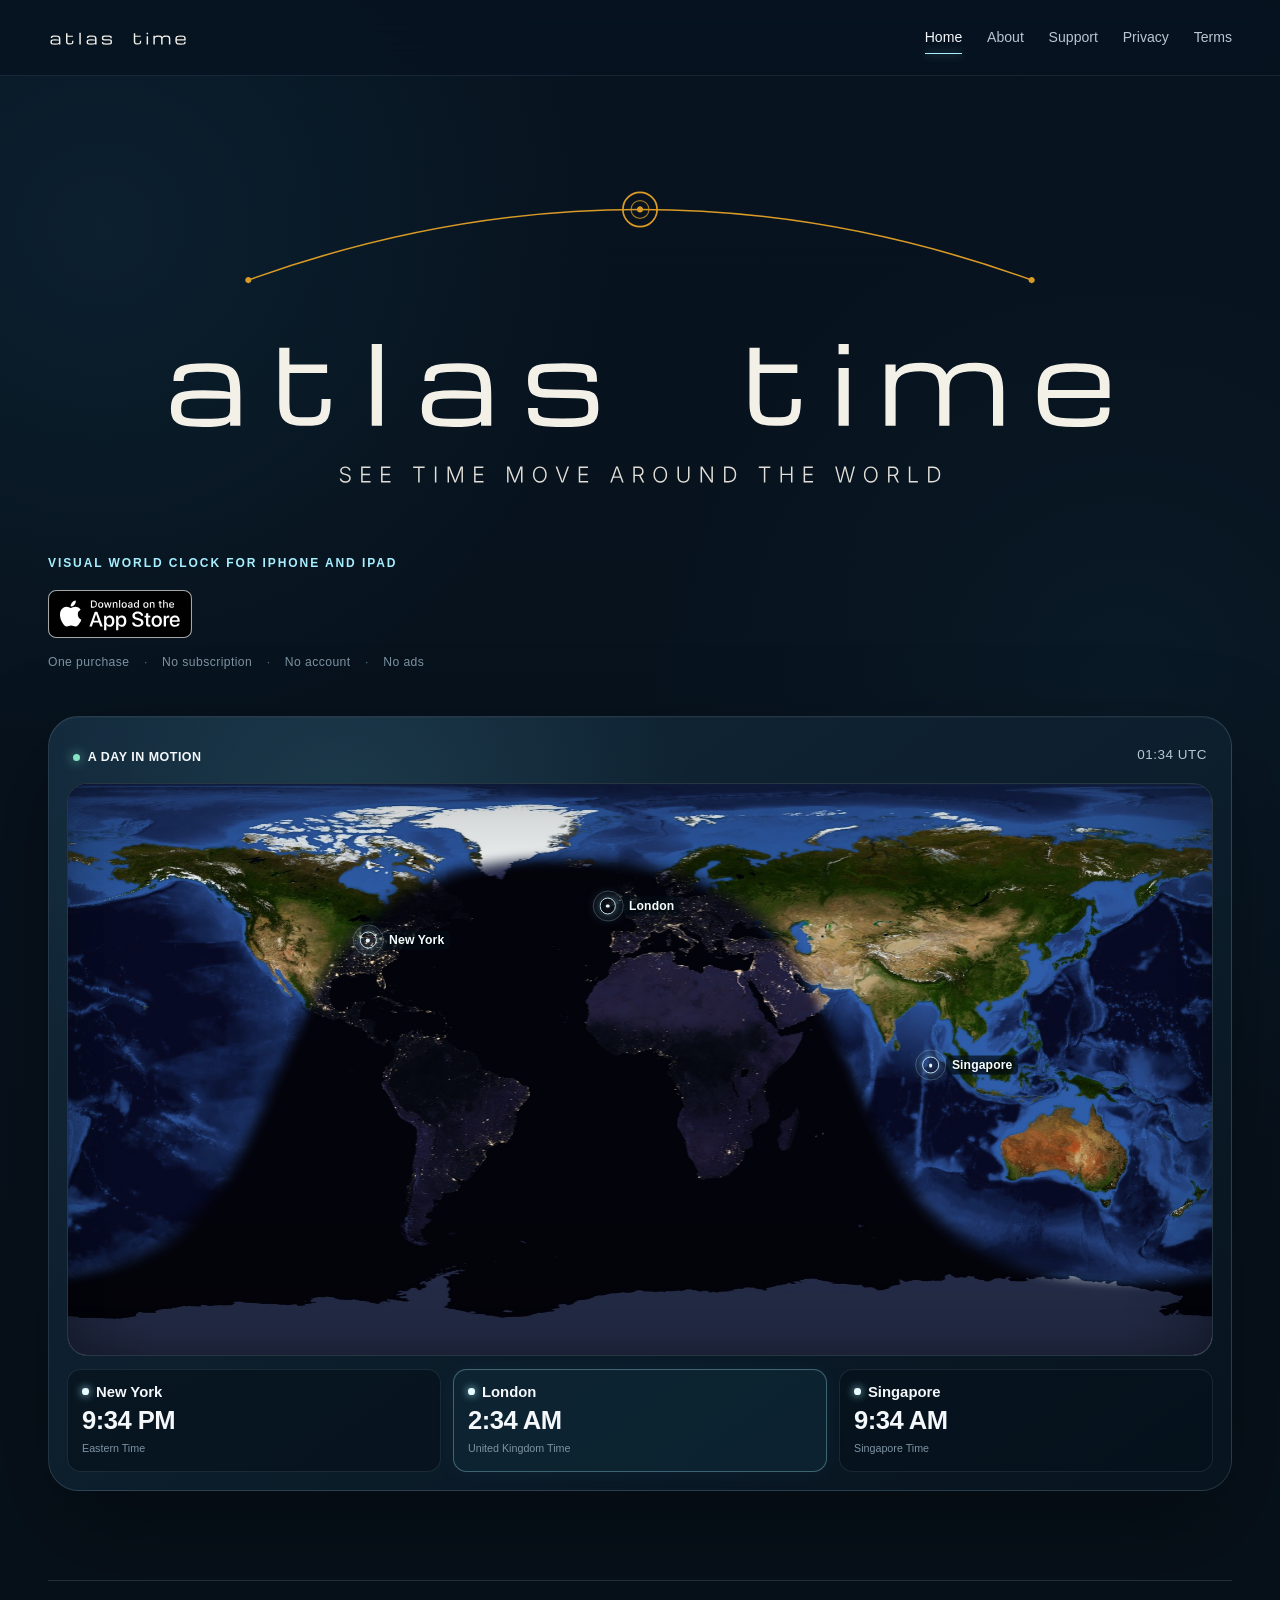
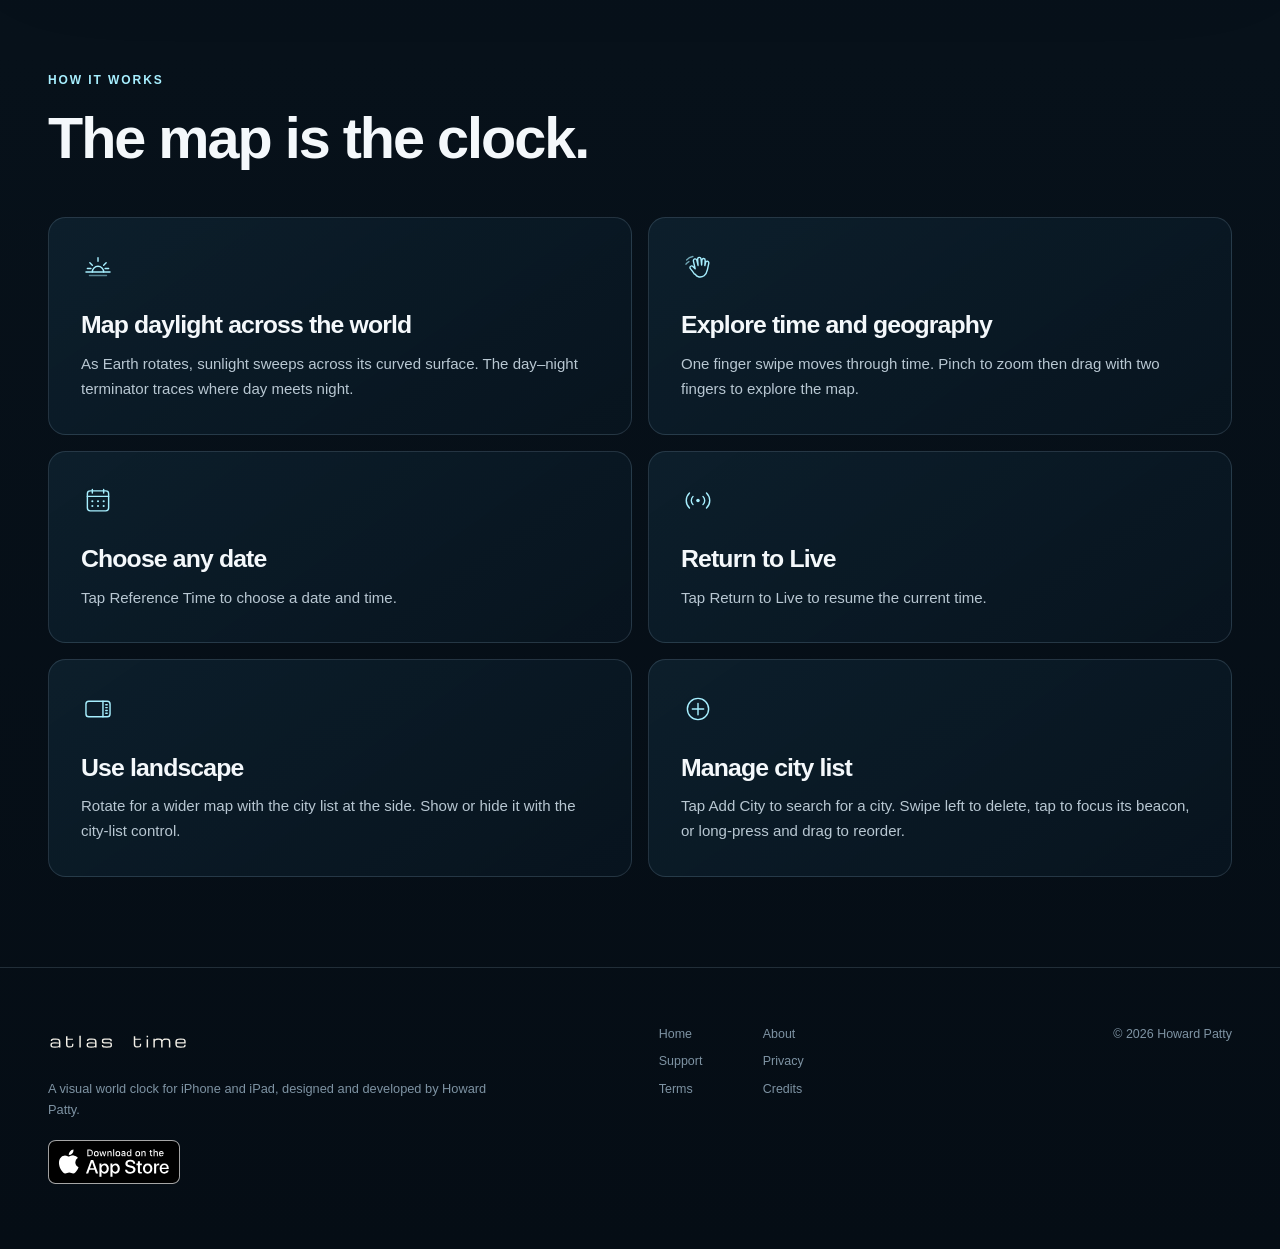
<file: index.html>
<!doctype html>
<html lang="en">
<head>
  <meta charset="utf-8">
  <meta name="viewport" content="width=device-width, initial-scale=1">
  <meta name="description" content="Atlas Time is a visual world clock for iPhone and iPad. Follow daylight, explore seasonal light, and keep the places that matter in view.">
  <meta name="robots" content="index,follow">
  <meta name="theme-color" content="#07131f">
  <meta property="og:type" content="website">
  <meta property="og:site_name" content="Atlas Time">
  <meta property="og:title" content="Atlas Time — See time move across the world">
  <meta property="og:description" content="Atlas Time is a visual world clock for iPhone and iPad. Follow daylight, explore seasonal light, and keep the places that matter in view.">
  <meta property="og:url" content="https://atlastime.howardpatty.com/">
  <link rel="canonical" href="https://atlastime.howardpatty.com/">
  <link rel="icon" href="/assets/favicon.svg" type="image/svg+xml">
  <link rel="stylesheet" href="/assets/styles.css">
  <link rel="preload" href="/assets/brand/AtlasTimeLogo-Dark.svg" as="image" type="image/svg+xml">
<link rel="preload" href="/assets/map/earth-day.jpg" as="image">
  <title>Atlas Time — See time move across the world</title>
</head>
<body data-page="home">
  <a class="skip-link" href="#main-content">Skip to content</a>
  <header class="site-header">
    <div class="header-inner">
      <a class="brand" href="/" aria-label="Atlas Time home">
        <img class="header-logo" src="/assets/brand/AtlasTimeWordmark-Dark.svg" alt="">
      </a>
      <nav class="primary-nav" aria-label="Primary">
        <a href="/" aria-current="page">Home</a>
<a href="/about/">About</a>
<a href="/support/">Support</a>
<a href="/privacy/">Privacy</a>
<a href="/terms/">Terms</a>
      </nav>
    </div>
  </header>

  <main id="main-content">
    <section class="hero section-shell">
  <div class="hero-copy">
    <div class="hero-identity">
      <picture class="hero-logo">
        <source media="print" srcset="/assets/brand/AtlasTimeLogo-Light.svg">
        <img src="/assets/brand/AtlasTimeLogo-Dark.svg" alt="Atlas Time. See time move around the world.">
      </picture>
      <p class="eyebrow">Visual world clock for iPhone and iPad</p>
    </div>
    <div class="hero-pitch">
      <div class="hero-actions" aria-label="Atlas Time availability">
        <a class="app-store-link hero-app-store-link" href="https://apps.apple.com/us/app/atlas-time/id6796547372" aria-label="Download Atlas Time on the App Store">
          <img src="/assets/app-store/download-on-the-app-store.svg" alt="Download on the App Store">
        </a>
      </div>
      <ul class="promise-list" aria-label="Purchase and privacy highlights">
        <li>One purchase</li>
        <li>No subscription</li>
        <li>No account</li>
        <li>No ads</li>
      </ul>
    </div>
  </div>

  <div class="map-feature" data-solar-map data-cycle-seconds="42" data-day-image="/assets/map/earth-day.jpg" data-night-image="/assets/map/earth-night.jpg">
    <div class="map-heading">
      <div>
        <span class="live-indicator"><span aria-hidden="true"></span> A day in motion</span>
      </div>
      <time class="map-reference" data-reference-time datetime="2026-06-21T00:00:00Z">00:00 UTC</time>
    </div>

    <div class="earth-frame">
      <img class="map-fallback map-fallback-day" src="/assets/map/earth-day.jpg" alt="">
      <img class="map-fallback map-fallback-night" src="/assets/map/earth-night.jpg" alt="">
      <canvas class="earth-canvas" role="img" aria-label="A compressed twenty-four-hour view of sunlight and darkness moving across Earth, with beacons for New York, London, and Singapore."></canvas>
      <div class="map-vignette" aria-hidden="true"></div>

      <div class="beacon beacon-new-york" style="--x: 29.45%; --y: 27.39%;">
        <span class="beacon-ring" aria-hidden="true"><span></span></span>
        <span class="beacon-label">New York</span>
      </div>
      <div class="beacon beacon-london" style="--x: 49.97%; --y: 21.39%;">
        <span class="beacon-ring" aria-hidden="true"><span></span></span>
        <span class="beacon-label">London</span>
      </div>
      <div class="beacon beacon-singapore" style="--x: 78.84%; --y: 49.25%;">
        <span class="beacon-ring" aria-hidden="true"><span></span></span>
        <span class="beacon-label">Singapore</span>
      </div>
    </div>

    <div class="city-strip" aria-label="Local times in the featured cities">
      <article class="city-readout">
        <div><span class="city-beacon-dot" aria-hidden="true"></span><h2>New York</h2></div>
        <time data-city-time data-time-zone="America/New_York" datetime="2026-06-20T20:00:00-04:00">8:00 PM</time>
        <p>Eastern Time</p>
      </article>
      <article class="city-readout city-readout-focused">
        <div><span class="city-beacon-dot" aria-hidden="true"></span><h2>London</h2></div>
        <time data-city-time data-time-zone="Europe/London" datetime="2026-06-21T01:00:00+01:00">1:00 AM</time>
        <p>United Kingdom Time</p>
      </article>
      <article class="city-readout">
        <div><span class="city-beacon-dot" aria-hidden="true"></span><h2>Singapore</h2></div>
        <time data-city-time data-time-zone="Asia/Singapore" datetime="2026-06-21T08:00:00+08:00">8:00 AM</time>
        <p>Singapore Time</p>
      </article>
    </div>
  </div>
</section>

<section class="tips-section section-shell" id="how-it-works" aria-labelledby="how-it-works-heading">
  <div class="section-intro">
    <p class="eyebrow">How it works</p>
    <h2 id="how-it-works-heading">The map is the clock.</h2>
  </div>
  <div class="tips-grid">
    <article class="tip-card"><img class="tip-icon" src="/assets/icons/tip-map-daylight.svg" alt=""><h3>Map daylight across the world</h3><p>As Earth rotates, sunlight sweeps across its curved surface. The day–night terminator traces where day meets night.</p></article>
    <article class="tip-card"><img class="tip-icon" src="/assets/icons/tip-move-through-time.svg" alt=""><h3>Explore time and geography</h3><p>One finger swipe moves through time. Pinch to zoom then drag with two fingers to explore the map.</p></article>
    <article class="tip-card"><img class="tip-icon" src="/assets/icons/tip-choose-date.svg" alt=""><h3>Choose any date</h3><p>Tap Reference Time to choose a date and time.</p></article>
    <article class="tip-card"><img class="tip-icon" src="/assets/icons/tip-return-to-live.svg" alt=""><h3>Return to Live</h3><p>Tap Return to Live to resume the current time.</p></article>
    <article class="tip-card"><img class="tip-icon" src="/assets/icons/tip-landscape.svg" alt=""><h3>Use landscape</h3><p>Rotate for a wider map with the city list at the side. Show or hide it with the city-list control.</p></article>
    <article class="tip-card"><img class="tip-icon" src="/assets/icons/tip-manage-city-list.svg" alt=""><h3>Manage city list</h3><p>Tap Add City to search for a city. Swipe left to delete, tap to focus its beacon, or long-press and drag to reorder.</p></article>
  </div>
</section>

  </main>

  <footer class="site-footer">
    <div class="footer-inner">
  <div>
    <a class="footer-brand" href="/" aria-label="Atlas Time home">
      <picture>
        <source media="print" srcset="/assets/brand/AtlasTimeWordmark-Light.svg">
        <img src="/assets/brand/AtlasTimeWordmark-Dark.svg" alt="">
      </picture>
    </a>
    <p>A visual world clock for iPhone and iPad, designed and developed by Howard Patty.</p>

    <a class="app-store-link footer-app-store-link" href="https://apps.apple.com/us/app/atlas-time/id6796547372" aria-label="Download Atlas Time on the App Store">
      <img src="/assets/app-store/download-on-the-app-store.svg" alt="Download on the App Store">
    </a>
  </div>
  <nav aria-label="Sitemap">
    <a href="/">Home</a>
    <a href="/about/">About</a>
    <a href="/support/">Support</a>
    <a href="/privacy/">Privacy</a>
    <a href="/terms/">Terms</a>
    <a href="/credits/">Credits</a>
  </nav>
  <p class="copyright">© 2026 Howard Patty</p>
</div>
  </footer>
  <script src="/assets/hero.js" defer></script>
</body>
</html>
</file>
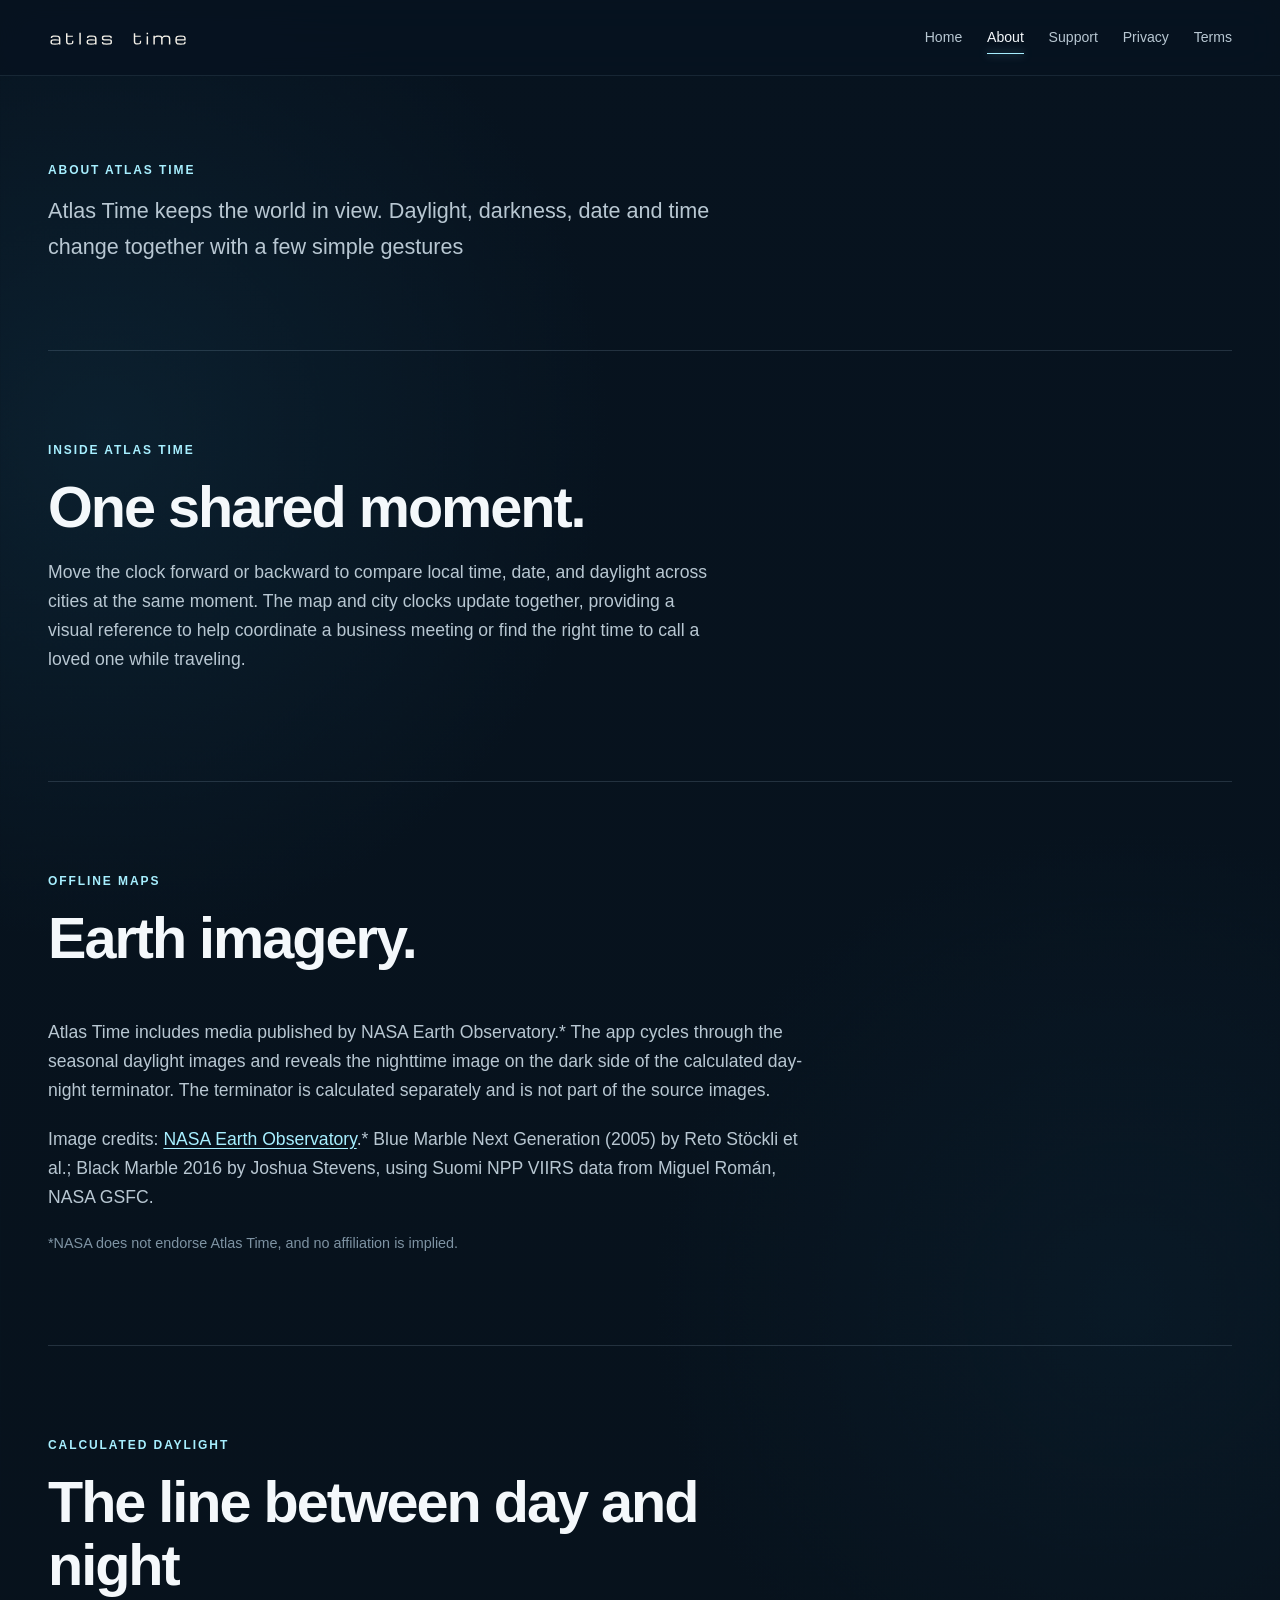
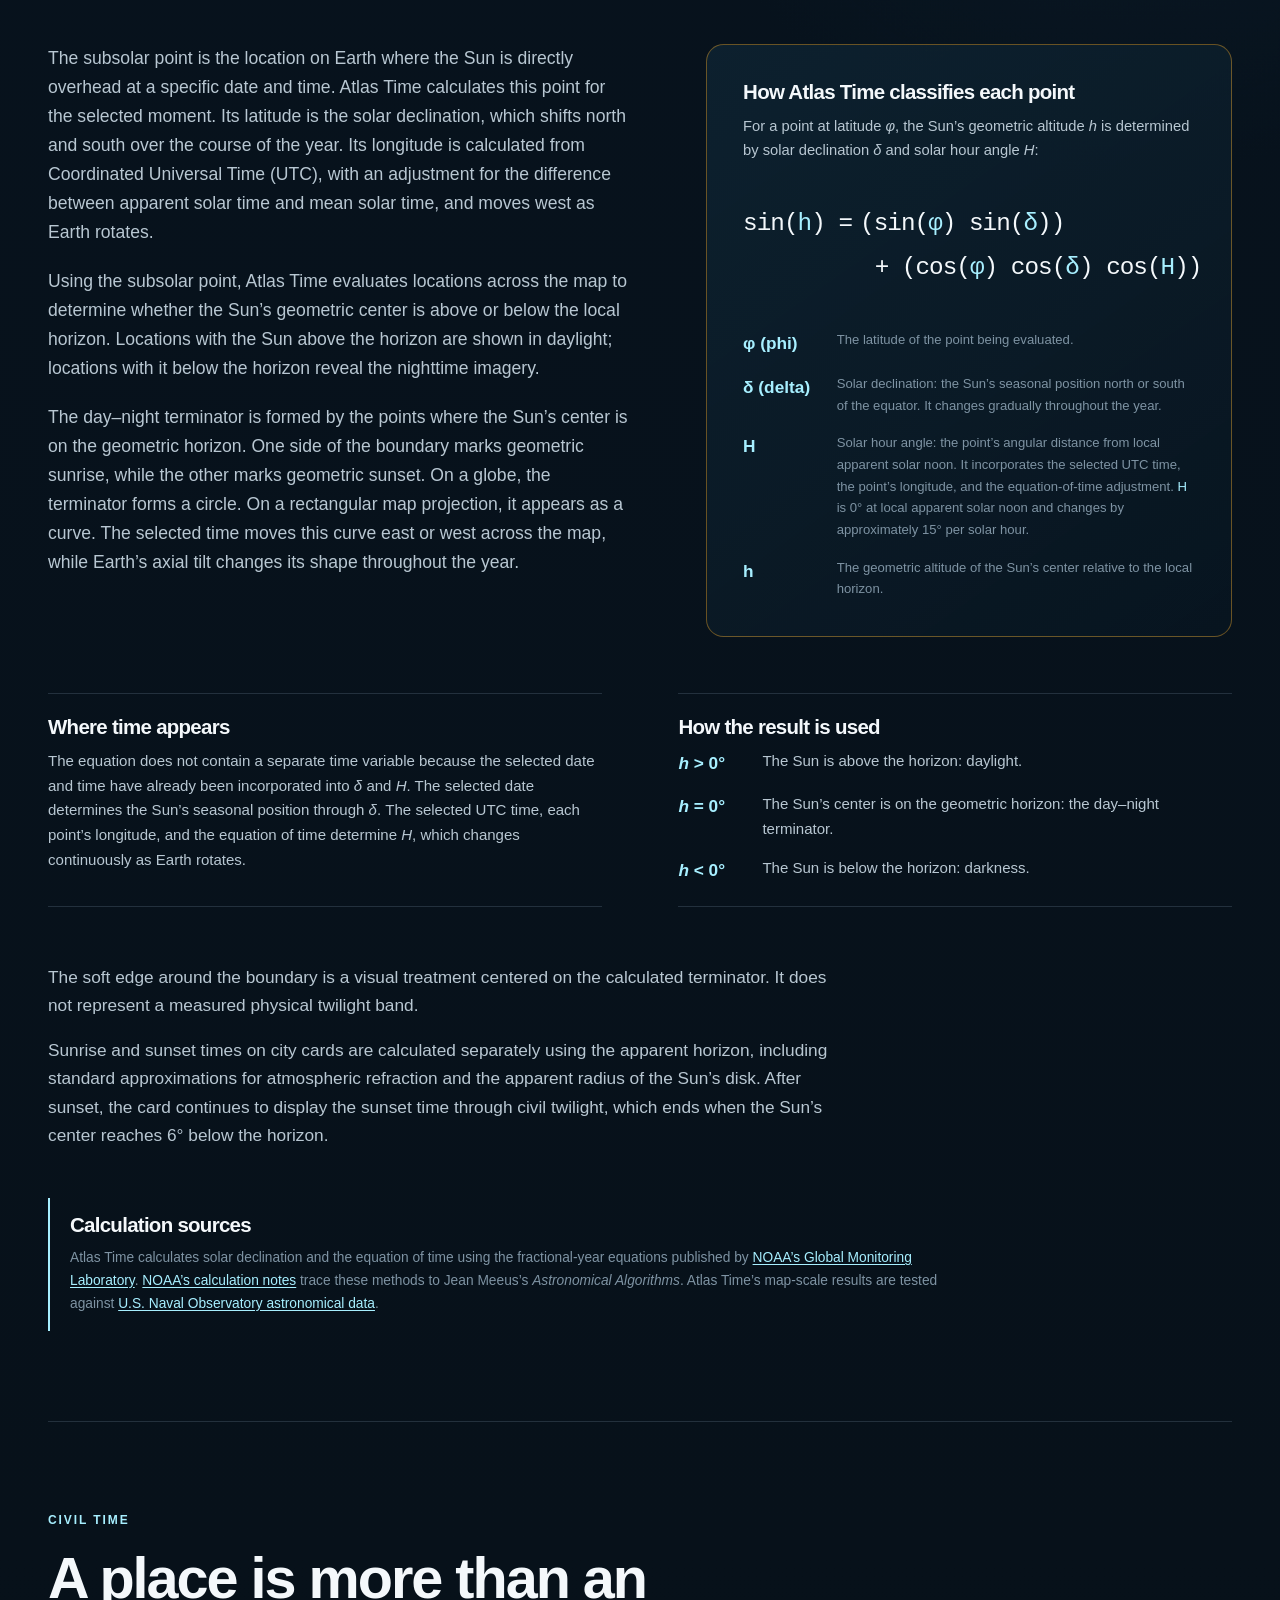
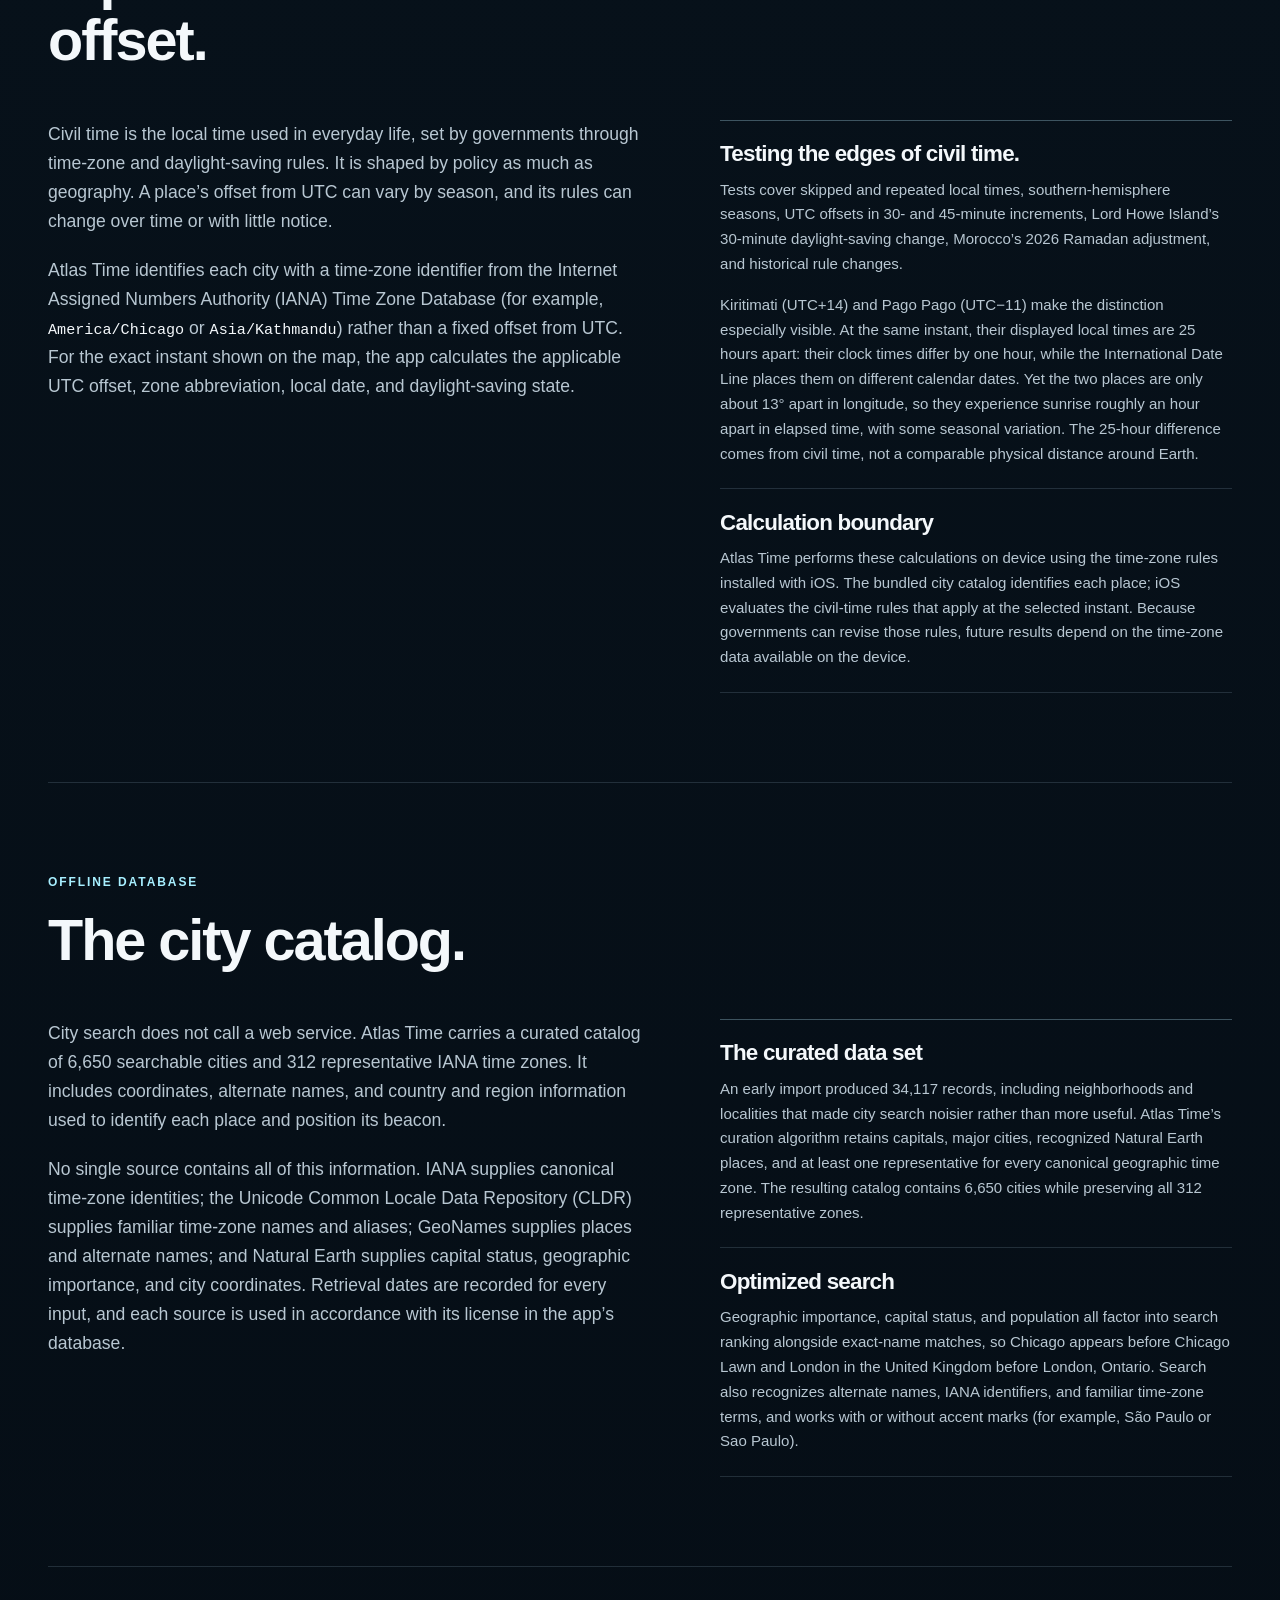
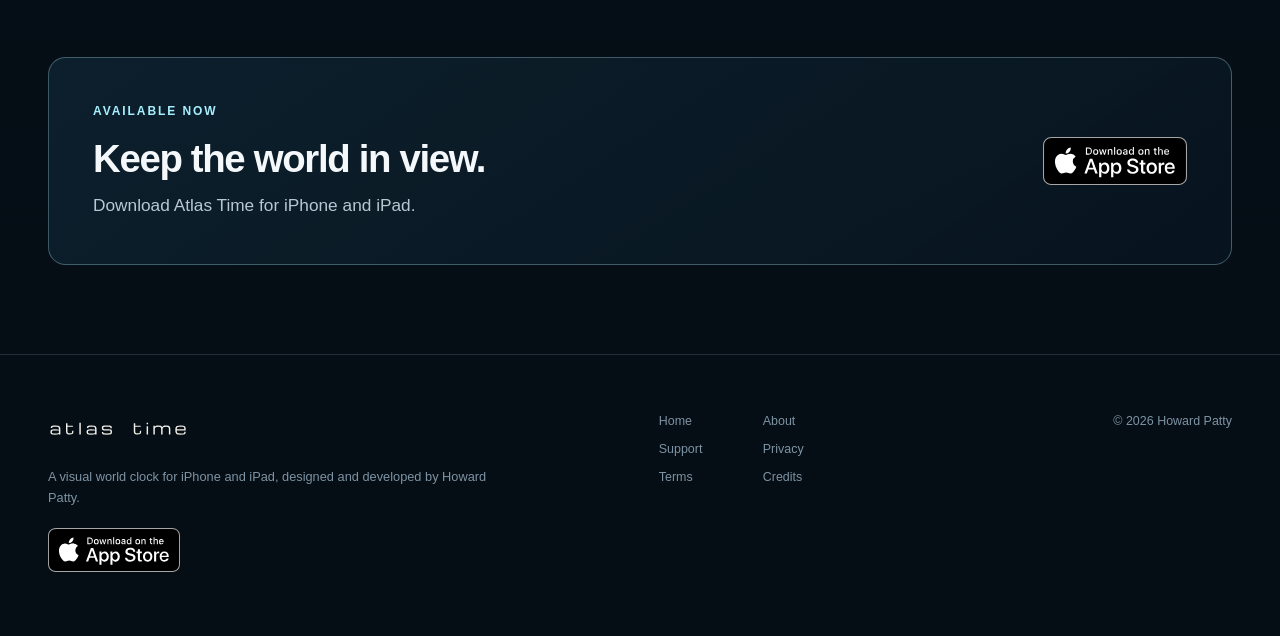
<file: about/index.html>
<!doctype html>
<html lang="en">
<head>
  <meta charset="utf-8">
  <meta name="viewport" content="width=device-width, initial-scale=1">
  <meta name="description" content="The story behind Atlas Time, including its offline city catalog, civil-time correctness, and calculated day–night map.">
  <meta name="robots" content="index,follow">
  <meta name="theme-color" content="#07131f">
  <meta property="og:type" content="website">
  <meta property="og:site_name" content="Atlas Time">
  <meta property="og:title" content="About — Atlas Time">
  <meta property="og:description" content="The story behind Atlas Time, including its offline city catalog, civil-time correctness, and calculated day–night map.">
  <meta property="og:url" content="https://atlastime.howardpatty.com/about/">
  <link rel="canonical" href="https://atlastime.howardpatty.com/about/">
  <link rel="icon" href="/assets/favicon.svg" type="image/svg+xml">
  <link rel="stylesheet" href="/assets/styles.css">
  
  <title>About — Atlas Time</title>
</head>
<body data-page="about">
  <a class="skip-link" href="#main-content">Skip to content</a>
  <header class="site-header">
    <div class="header-inner">
      <a class="brand" href="/" aria-label="Atlas Time home">
        <img class="header-logo" src="/assets/brand/AtlasTimeWordmark-Dark.svg" alt="">
      </a>
      <nav class="primary-nav" aria-label="Primary">
        <a href="/">Home</a>
<a href="/about/" aria-current="page">About</a>
<a href="/support/">Support</a>
<a href="/privacy/">Privacy</a>
<a href="/terms/">Terms</a>
      </nav>
    </div>
  </header>

  <main id="main-content">
    <header class="page-hero section-shell">
  <h1 class="eyebrow page-eyebrow-heading">About Atlas Time</h1>
  <p>Atlas Time keeps the world in view. Daylight, darkness, date and time change together with a few simple gestures</p>
</header>

<section class="inside-section section-shell" aria-labelledby="one-shared-moment-heading">
  <div class="section-intro">
    <p class="eyebrow">Inside Atlas Time</p>
    <h2 id="one-shared-moment-heading">One shared moment.</h2>
    <p>Move the clock forward or backward to compare local time, date, and daylight across cities at the same moment. The map and city clocks update together, providing a visual reference to help coordinate a business meeting or find the right time to call a loved one while traveling.</p>
  </div>
</section>

<section class="imagery-section section-shell" aria-labelledby="earth-imagery-heading">
  <div class="section-intro">
    <p class="eyebrow">Offline maps</p>
    <h2 id="earth-imagery-heading">Earth imagery.</h2>
  </div>

  <div class="imagery-copy">
    <p>Atlas Time includes media published by NASA Earth Observatory.* The app cycles through the seasonal daylight images and reveals the nighttime image on the dark side of the calculated day-night terminator. The terminator is calculated separately and is not part of the source images.</p>
    <p>Image credits: <a href="https://earthobservatory.nasa.gov/" target="_blank" rel="noopener noreferrer">NASA Earth Observatory</a>.* Blue Marble Next Generation (2005) by Reto Stöckli et al.; Black Marble 2016 by Joshua Stevens, using Suomi NPP VIIRS data from Miguel Román, NASA GSFC.</p>
    <p class="imagery-disclaimer">*NASA does not endorse Atlas Time, and no affiliation is implied.</p>
  </div>
</section>

<section class="solar-method-section section-shell" aria-labelledby="calculated-daylight-heading">
  <div class="section-intro">
    <p class="eyebrow">Calculated daylight</p>
    <h2 id="calculated-daylight-heading">The line between day and night</h2>
  </div>

  <div class="solar-method-grid">
    <div class="method-copy">
      <p>The subsolar point is the location on Earth where the Sun is directly overhead at a specific date and time. Atlas Time calculates this point for the selected moment. Its latitude is the solar declination, which shifts north and south over the course of the year. Its longitude is calculated from Coordinated Universal Time (UTC), with an adjustment for the difference between apparent solar time and mean solar time, and moves west as Earth rotates.</p>
      <p>Using the subsolar point, Atlas Time evaluates locations across the map to determine whether the Sun’s geometric center is above or below the local horizon. Locations with the Sun above the horizon are shown in daylight; locations with it below the horizon reveal the nighttime imagery.</p>
      <p>The day–night terminator is formed by the points where the Sun’s center is on the geometric horizon. One side of the boundary marks geometric sunrise, while the other marks geometric sunset. On a globe, the terminator forms a circle. On a rectangular map projection, it appears as a curve. The selected time moves this curve east or west across the map, while Earth’s axial tilt changes its shape throughout the year.</p>
    </div>

    <figure class="equation-panel">
      <figcaption>
        <h3>How Atlas Time classifies each point</h3>
        <p>For a point at latitude <var>φ</var>, the Sun’s geometric altitude <var>h</var> is determined by solar declination <var>δ</var> and solar hour angle <var>H</var>:</p>
      </figcaption>
      <p class="solar-equation" role="img" aria-label="sine of h equals sine of phi times sine of delta, plus cosine of phi times cosine of delta times cosine of H">
        <span class="equation-left">sin(<var>h</var>) =</span>
        <span class="equation-right">(sin(<var>φ</var>) sin(<var>δ</var>))</span>
        <span class="equation-continuation">+ (cos(<var>φ</var>) cos(<var>δ</var>) cos(<var>H</var>))</span>
      </p>
      <dl class="equation-key equation-key--expanded">
        <div><dt><var>φ</var> (phi)</dt><dd>The latitude of the point being evaluated.</dd></div>
        <div><dt><var>δ</var> (delta)</dt><dd>Solar declination: the Sun’s seasonal position north or south of the equator. It changes gradually throughout the year.</dd></div>
        <div><dt><var>H</var></dt><dd>Solar hour angle: the point’s angular distance from local apparent solar noon. It incorporates the selected UTC time, the point’s longitude, and the equation-of-time adjustment. <var>H</var> is 0° at local apparent solar noon and changes by approximately 15° per solar hour.</dd></div>
        <div><dt><var>h</var></dt><dd>The geometric altitude of the Sun’s center relative to the local horizon.</dd></div>
      </dl>
    </figure>
  </div>

  <div class="solar-explanation-grid">
    <section aria-labelledby="where-time-appears-heading">
      <h3 id="where-time-appears-heading">Where time appears</h3>
      <p>The equation does not contain a separate time variable because the selected date and time have already been incorporated into <var>δ</var> and <var>H</var>. The selected date determines the Sun’s seasonal position through <var>δ</var>. The selected UTC time, each point’s longitude, and the equation of time determine <var>H</var>, which changes continuously as Earth rotates.</p>
    </section>
    <section aria-labelledby="how-result-is-used-heading">
      <h3 id="how-result-is-used-heading">How the result is used</h3>
      <dl class="solar-result-list">
        <div><dt><var>h</var> &gt; 0°</dt><dd>The Sun is above the horizon: daylight.</dd></div>
        <div><dt><var>h</var> = 0°</dt><dd>The Sun’s center is on the geometric horizon: the day–night terminator.</dd></div>
        <div><dt><var>h</var> &lt; 0°</dt><dd>The Sun is below the horizon: darkness.</dd></div>
      </dl>
    </section>
  </div>

  <div class="method-detail">
    <p>The soft edge around the boundary is a visual treatment centered on the calculated terminator. It does not represent a measured physical twilight band.</p>
    <p>Sunrise and sunset times on city cards are calculated separately using the apparent horizon, including standard approximations for atmospheric refraction and the apparent radius of the Sun’s disk. After sunset, the card continues to display the sunset time through civil twilight, which ends when the Sun’s center reaches 6° below the horizon.</p>
  </div>

  <aside class="source-note" aria-label="Solar calculation sources">
    <h3>Calculation sources</h3>
    <p>Atlas Time calculates solar declination and the equation of time using the fractional-year equations published by <a href="https://gml.noaa.gov/grad/solcalc/solareqns.PDF">NOAA’s Global Monitoring Laboratory</a>. <a href="https://gml.noaa.gov/grad/solcalc/calcdetails.html">NOAA’s calculation notes</a> trace these methods to Jean Meeus’s <cite>Astronomical Algorithms</cite>. Atlas Time’s map-scale results are tested against <a href="https://aa.usno.navy.mil/data/">U.S. Naval Observatory astronomical data</a>.</p>
  </aside>
</section>

<section class="civil-time-section section-shell" aria-labelledby="civil-time-heading">
  <div class="section-intro">
    <p class="eyebrow">Civil time</p>
    <h2 id="civil-time-heading">A place is more than an offset.</h2>
  </div>

  <div class="civil-time-grid">
    <div class="method-copy">
      <p>Civil time is the local time used in everyday life, set by governments through time-zone and daylight-saving rules. It is shaped by policy as much as geography. A place’s offset from UTC can vary by season, and its rules can change over time or with little notice.</p>
      <p>Atlas Time identifies each city with a time-zone identifier from the Internet Assigned Numbers Authority (IANA) Time Zone Database (for example, <code>America/Chicago</code> or <code>Asia/Kathmandu</code>) rather than a fixed offset from UTC. For the exact instant shown on the map, the app calculates the applicable UTC offset, zone abbreviation, local date, and daylight-saving state.</p>
    </div>

    <div class="civil-time-notes">
      <section aria-labelledby="time-zone-testing-heading">
        <h3 id="time-zone-testing-heading">Testing the edges of civil time.</h3>
        <p>Tests cover skipped and repeated local times, southern-hemisphere seasons, UTC offsets in 30- and 45-minute increments, Lord Howe Island’s 30-minute daylight-saving change, Morocco’s 2026 Ramadan adjustment, and historical rule changes.</p>
        <p>Kiritimati (UTC+14) and Pago Pago (UTC−11) make the distinction especially visible. At the same instant, their displayed local times are 25 hours apart: their clock times differ by one hour, while the International Date Line places them on different calendar dates. Yet the two places are only about 13° apart in longitude, so they experience sunrise roughly an hour apart in elapsed time, with some seasonal variation. The 25-hour difference comes from civil time, not a comparable physical distance around Earth.</p>
      </section>
      <section aria-labelledby="calculation-boundary-heading">
        <h3 id="calculation-boundary-heading">Calculation boundary</h3>
        <p>Atlas Time performs these calculations on device using the time-zone rules installed with iOS. The bundled city catalog identifies each place; iOS evaluates the civil-time rules that apply at the selected instant. Because governments can revise those rules, future results depend on the time-zone data available on the device.</p>
      </section>
    </div>
  </div>
</section>

<section class="catalog-section section-shell" aria-labelledby="city-catalog-heading">
  <div class="section-intro">
    <p class="eyebrow">Offline database</p>
    <h2 id="city-catalog-heading">The city catalog.</h2>
  </div>

  <div class="catalog-grid">
    <div class="method-copy">
      <p>City search does not call a web service. Atlas Time carries a curated catalog of 6,650 searchable cities and 312 representative IANA time zones. It includes coordinates, alternate names, and country and region information used to identify each place and position its beacon.</p>
      <p>No single source contains all of this information. IANA supplies canonical time-zone identities; the Unicode Common Locale Data Repository (CLDR) supplies familiar time-zone names and aliases; GeoNames supplies places and alternate names; and Natural Earth supplies capital status, geographic importance, and city coordinates. Retrieval dates are recorded for every input, and each source is used in accordance with its license in the app’s database.</p>
    </div>

    <div class="catalog-notes">
      <section aria-labelledby="curated-data-heading">
        <h3 id="curated-data-heading">The curated data set</h3>
        <p>An early import produced 34,117 records, including neighborhoods and localities that made city search noisier rather than more useful. Atlas Time’s curation algorithm retains capitals, major cities, recognized Natural Earth places, and at least one representative for every canonical geographic time zone. The resulting catalog contains 6,650 cities while preserving all 312 representative zones.</p>
      </section>
      <section aria-labelledby="optimized-search-heading">
        <h3 id="optimized-search-heading">Optimized search</h3>
        <p>Geographic importance, capital status, and population all factor into search ranking alongside exact-name matches, so Chicago appears before Chicago Lawn and London in the United Kingdom before London, Ontario. Search also recognizes alternate names, IANA identifiers, and familiar time-zone terms, and works with or without accent marks (for example, São Paulo or Sao Paulo).</p>
      </section>
    </div>
  </div>
</section>

<section class="download-section section-shell" aria-labelledby="download-atlas-time-heading">
  <div class="download-cta">
    <div>
      <p class="eyebrow">Available now</p>
      <h2 id="download-atlas-time-heading">Keep the world in view.</h2>
      <p>Download Atlas Time for iPhone and iPad.</p>
    </div>
    <a class="app-store-link about-app-store-link" href="https://apps.apple.com/us/app/atlas-time/id6796547372" aria-label="Download Atlas Time on the App Store">
      <img src="/assets/app-store/download-on-the-app-store.svg" alt="Download on the App Store">
    </a>
  </div>
</section>

  </main>

  <footer class="site-footer">
    <div class="footer-inner">
  <div>
    <a class="footer-brand" href="/" aria-label="Atlas Time home">
      <picture>
        <source media="print" srcset="/assets/brand/AtlasTimeWordmark-Light.svg">
        <img src="/assets/brand/AtlasTimeWordmark-Dark.svg" alt="">
      </picture>
    </a>
    <p>A visual world clock for iPhone and iPad, designed and developed by Howard Patty.</p>

    <a class="app-store-link footer-app-store-link" href="https://apps.apple.com/us/app/atlas-time/id6796547372" aria-label="Download Atlas Time on the App Store">
      <img src="/assets/app-store/download-on-the-app-store.svg" alt="Download on the App Store">
    </a>
  </div>
  <nav aria-label="Sitemap">
    <a href="/">Home</a>
    <a href="/about/">About</a>
    <a href="/support/">Support</a>
    <a href="/privacy/">Privacy</a>
    <a href="/terms/">Terms</a>
    <a href="/credits/">Credits</a>
  </nav>
  <p class="copyright">© 2026 Howard Patty</p>
</div>
  </footer>
  
</body>
</html>
</file>
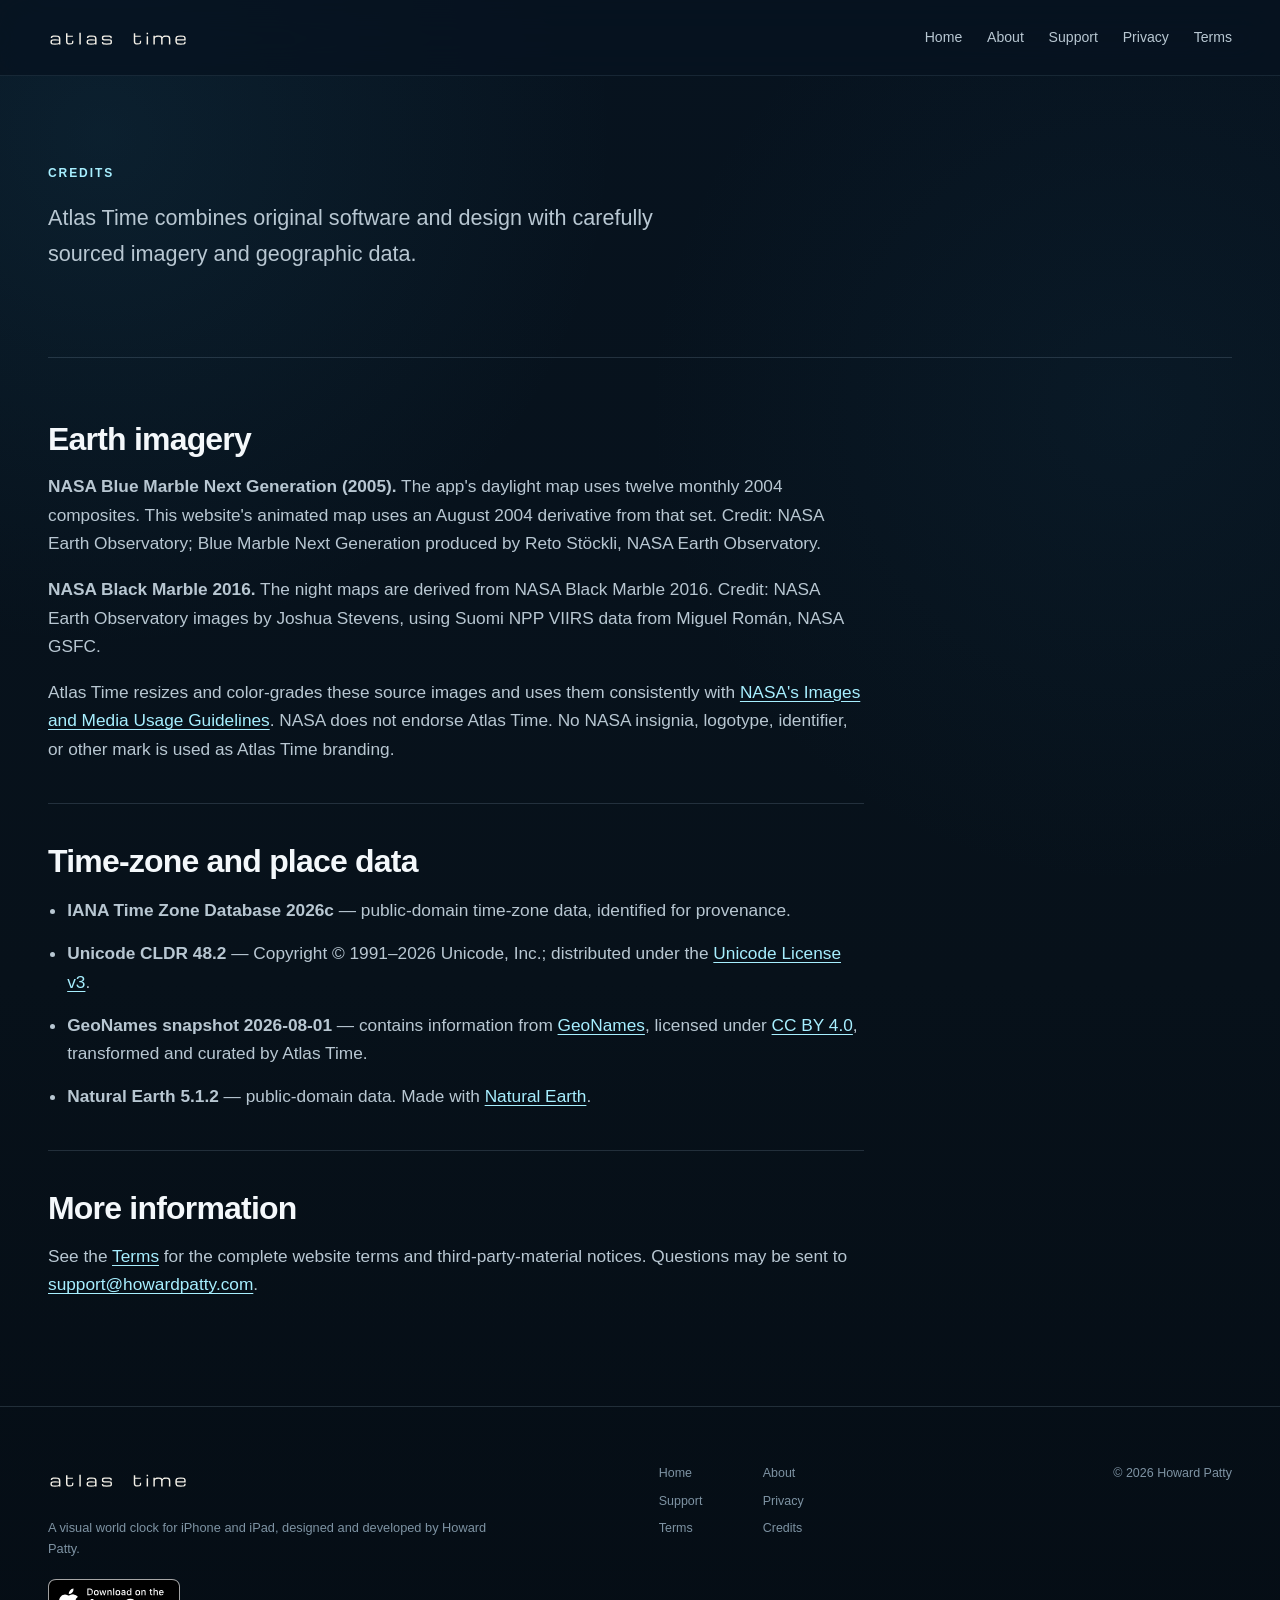
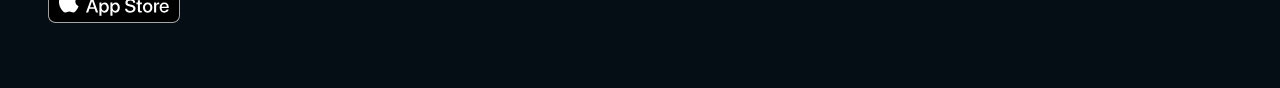
<file: credits/index.html>
<!doctype html>
<html lang="en">
<head>
  <meta charset="utf-8">
  <meta name="viewport" content="width=device-width, initial-scale=1">
  <meta name="description" content="Credits and attribution for the imagery, time-zone, locale, place, and map data used by Atlas Time.">
  <meta name="robots" content="index,follow">
  <meta name="theme-color" content="#07131f">
  <meta property="og:type" content="website">
  <meta property="og:site_name" content="Atlas Time">
  <meta property="og:title" content="Credits — Atlas Time">
  <meta property="og:description" content="Credits and attribution for the imagery, time-zone, locale, place, and map data used by Atlas Time.">
  <meta property="og:url" content="https://atlastime.howardpatty.com/credits/">
  <link rel="canonical" href="https://atlastime.howardpatty.com/credits/">
  <link rel="icon" href="/assets/favicon.svg" type="image/svg+xml">
  <link rel="stylesheet" href="/assets/styles.css">
  
  <title>Credits — Atlas Time</title>
</head>
<body data-page="credits">
  <a class="skip-link" href="#main-content">Skip to content</a>
  <header class="site-header">
    <div class="header-inner">
      <a class="brand" href="/" aria-label="Atlas Time home">
        <img class="header-logo" src="/assets/brand/AtlasTimeWordmark-Dark.svg" alt="">
      </a>
      <nav class="primary-nav" aria-label="Primary">
        <a href="/">Home</a>
<a href="/about/">About</a>
<a href="/support/">Support</a>
<a href="/privacy/">Privacy</a>
<a href="/terms/">Terms</a>
      </nav>
    </div>
  </header>

  <main id="main-content">
    <header class="page-hero section-shell legal-hero">
  <p class="eyebrow">Credits</p>
  <p>Atlas Time combines original software and design with carefully sourced imagery and geographic data.</p>
</header>

<article class="legal-copy section-shell">
  <section><h2>Earth imagery</h2><p><strong>NASA Blue Marble Next Generation (2005).</strong> The app's daylight map uses twelve monthly 2004 composites. This website's animated map uses an August 2004 derivative from that set. Credit: NASA Earth Observatory; Blue Marble Next Generation produced by Reto Stöckli, NASA Earth Observatory.</p><p><strong>NASA Black Marble 2016.</strong> The night maps are derived from NASA Black Marble 2016. Credit: NASA Earth Observatory images by Joshua Stevens, using Suomi NPP VIIRS data from Miguel Román, NASA GSFC.</p><p>Atlas Time resizes and color-grades these source images and uses them consistently with <a href="https://www.nasa.gov/nasa-brand-center/images-and-media/">NASA's Images and Media Usage Guidelines</a>. NASA does not endorse Atlas Time. No NASA insignia, logotype, identifier, or other mark is used as Atlas Time branding.</p></section>
  <section><h2>Time-zone and place data</h2><ul class="credit-list"><li><strong>IANA Time Zone Database 2026c</strong> — public-domain time-zone data, identified for provenance.</li><li><strong>Unicode CLDR 48.2</strong> — Copyright © 1991–2026 Unicode, Inc.; distributed under the <a href="https://www.unicode.org/license.txt">Unicode License v3</a>.</li><li><strong>GeoNames snapshot 2026-08-01</strong> — contains information from <a href="https://www.geonames.org/">GeoNames</a>, licensed under <a href="https://creativecommons.org/licenses/by/4.0/">CC BY 4.0</a>, transformed and curated by Atlas Time.</li><li><strong>Natural Earth 5.1.2</strong> — public-domain data. Made with <a href="https://www.naturalearthdata.com/">Natural Earth</a>.</li></ul></section>
  <section><h2>More information</h2><p>See the <a href="/terms/">Terms</a> for the complete website terms and third-party-material notices. Questions may be sent to <a href="mailto:support@howardpatty.com">support@howardpatty.com</a>.</p></section>
</article>

  </main>

  <footer class="site-footer">
    <div class="footer-inner">
  <div>
    <a class="footer-brand" href="/" aria-label="Atlas Time home">
      <picture>
        <source media="print" srcset="/assets/brand/AtlasTimeWordmark-Light.svg">
        <img src="/assets/brand/AtlasTimeWordmark-Dark.svg" alt="">
      </picture>
    </a>
    <p>A visual world clock for iPhone and iPad, designed and developed by Howard Patty.</p>

    <a class="app-store-link footer-app-store-link" href="https://apps.apple.com/us/app/atlas-time/id6796547372" aria-label="Download Atlas Time on the App Store">
      <img src="/assets/app-store/download-on-the-app-store.svg" alt="Download on the App Store">
    </a>
  </div>
  <nav aria-label="Sitemap">
    <a href="/">Home</a>
    <a href="/about/">About</a>
    <a href="/support/">Support</a>
    <a href="/privacy/">Privacy</a>
    <a href="/terms/">Terms</a>
    <a href="/credits/">Credits</a>
  </nav>
  <p class="copyright">© 2026 Howard Patty</p>
</div>
  </footer>
  
</body>
</html>
</file>
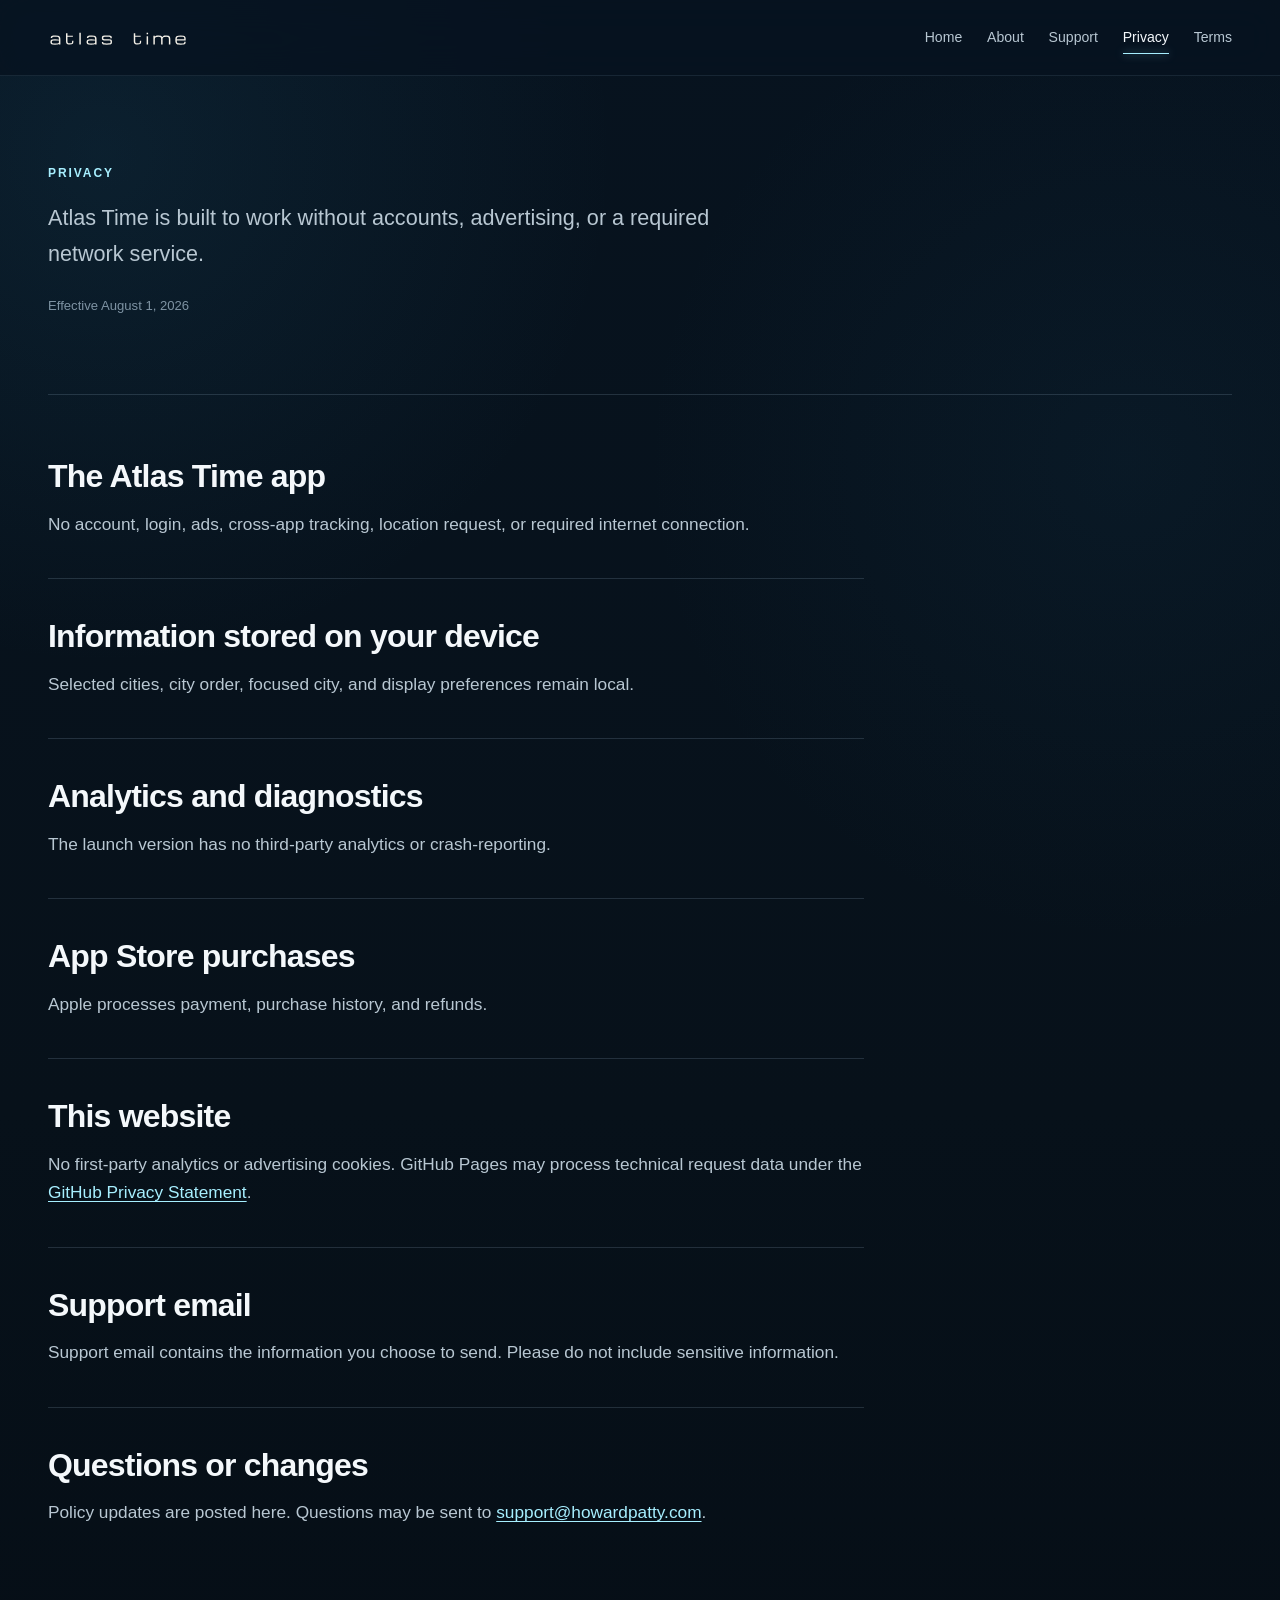
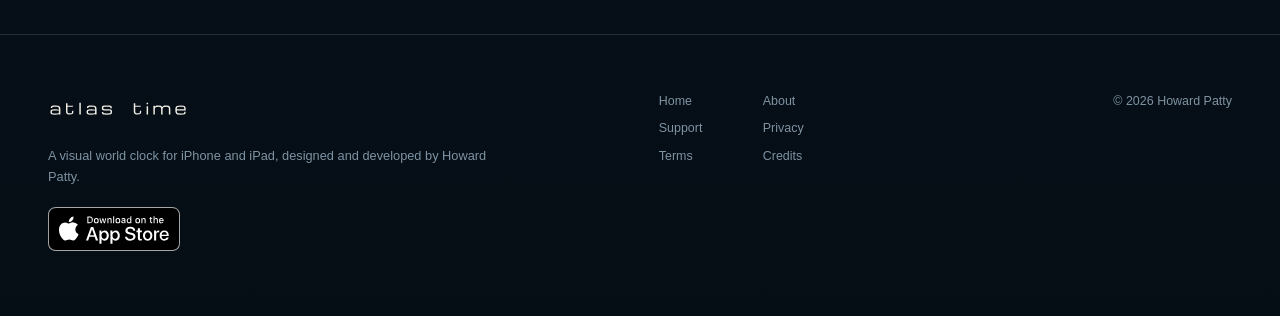
<file: privacy/index.html>
<!doctype html>
<html lang="en">
<head>
  <meta charset="utf-8">
  <meta name="viewport" content="width=device-width, initial-scale=1">
  <meta name="description" content="Atlas Time privacy information for the app, website, App Store purchases, and support email.">
  <meta name="robots" content="index,follow">
  <meta name="theme-color" content="#07131f">
  <meta property="og:type" content="website">
  <meta property="og:site_name" content="Atlas Time">
  <meta property="og:title" content="Privacy — Atlas Time">
  <meta property="og:description" content="Atlas Time privacy information for the app, website, App Store purchases, and support email.">
  <meta property="og:url" content="https://atlastime.howardpatty.com/privacy/">
  <link rel="canonical" href="https://atlastime.howardpatty.com/privacy/">
  <link rel="icon" href="/assets/favicon.svg" type="image/svg+xml">
  <link rel="stylesheet" href="/assets/styles.css">
  
  <title>Privacy — Atlas Time</title>
</head>
<body data-page="privacy">
  <a class="skip-link" href="#main-content">Skip to content</a>
  <header class="site-header">
    <div class="header-inner">
      <a class="brand" href="/" aria-label="Atlas Time home">
        <img class="header-logo" src="/assets/brand/AtlasTimeWordmark-Dark.svg" alt="">
      </a>
      <nav class="primary-nav" aria-label="Primary">
        <a href="/">Home</a>
<a href="/about/">About</a>
<a href="/support/">Support</a>
<a href="/privacy/" aria-current="page">Privacy</a>
<a href="/terms/">Terms</a>
      </nav>
    </div>
  </header>

  <main id="main-content">
    <header class="page-hero section-shell legal-hero">
  <p class="eyebrow">Privacy</p>
  <p>Atlas Time is built to work without accounts, advertising, or a required network service.</p>
  <p class="effective-date">Effective August 1, 2026</p>
</header>

<article class="legal-copy section-shell">
  <section><h2>The Atlas Time app</h2><p>No account, login, ads, cross-app tracking, location request, or required internet connection.</p></section>
  <section><h2>Information stored on your device</h2><p>Selected cities, city order, focused city, and display preferences remain local.</p></section>
  <section><h2>Analytics and diagnostics</h2><p>The launch version has no third-party analytics or crash-reporting.</p></section>
  <section><h2>App Store purchases</h2><p>Apple processes payment, purchase history, and refunds.</p></section>
  <section><h2>This website</h2><p>No first-party analytics or advertising cookies. GitHub Pages may process technical request data under the <a href="https://docs.github.com/en/site-policy/privacy-policies/github-general-privacy-statement">GitHub Privacy Statement</a>.</p></section>
  <section><h2>Support email</h2><p>Support email contains the information you choose to send. Please do not include sensitive information.</p></section>
  <section><h2>Questions or changes</h2><p>Policy updates are posted here. Questions may be sent to <a href="mailto:support@howardpatty.com">support@howardpatty.com</a>.</p></section>
</article>

  </main>

  <footer class="site-footer">
    <div class="footer-inner">
  <div>
    <a class="footer-brand" href="/" aria-label="Atlas Time home">
      <picture>
        <source media="print" srcset="/assets/brand/AtlasTimeWordmark-Light.svg">
        <img src="/assets/brand/AtlasTimeWordmark-Dark.svg" alt="">
      </picture>
    </a>
    <p>A visual world clock for iPhone and iPad, designed and developed by Howard Patty.</p>

    <a class="app-store-link footer-app-store-link" href="https://apps.apple.com/us/app/atlas-time/id6796547372" aria-label="Download Atlas Time on the App Store">
      <img src="/assets/app-store/download-on-the-app-store.svg" alt="Download on the App Store">
    </a>
  </div>
  <nav aria-label="Sitemap">
    <a href="/">Home</a>
    <a href="/about/">About</a>
    <a href="/support/">Support</a>
    <a href="/privacy/">Privacy</a>
    <a href="/terms/">Terms</a>
    <a href="/credits/">Credits</a>
  </nav>
  <p class="copyright">© 2026 Howard Patty</p>
</div>
  </footer>
  
</body>
</html>
</file>
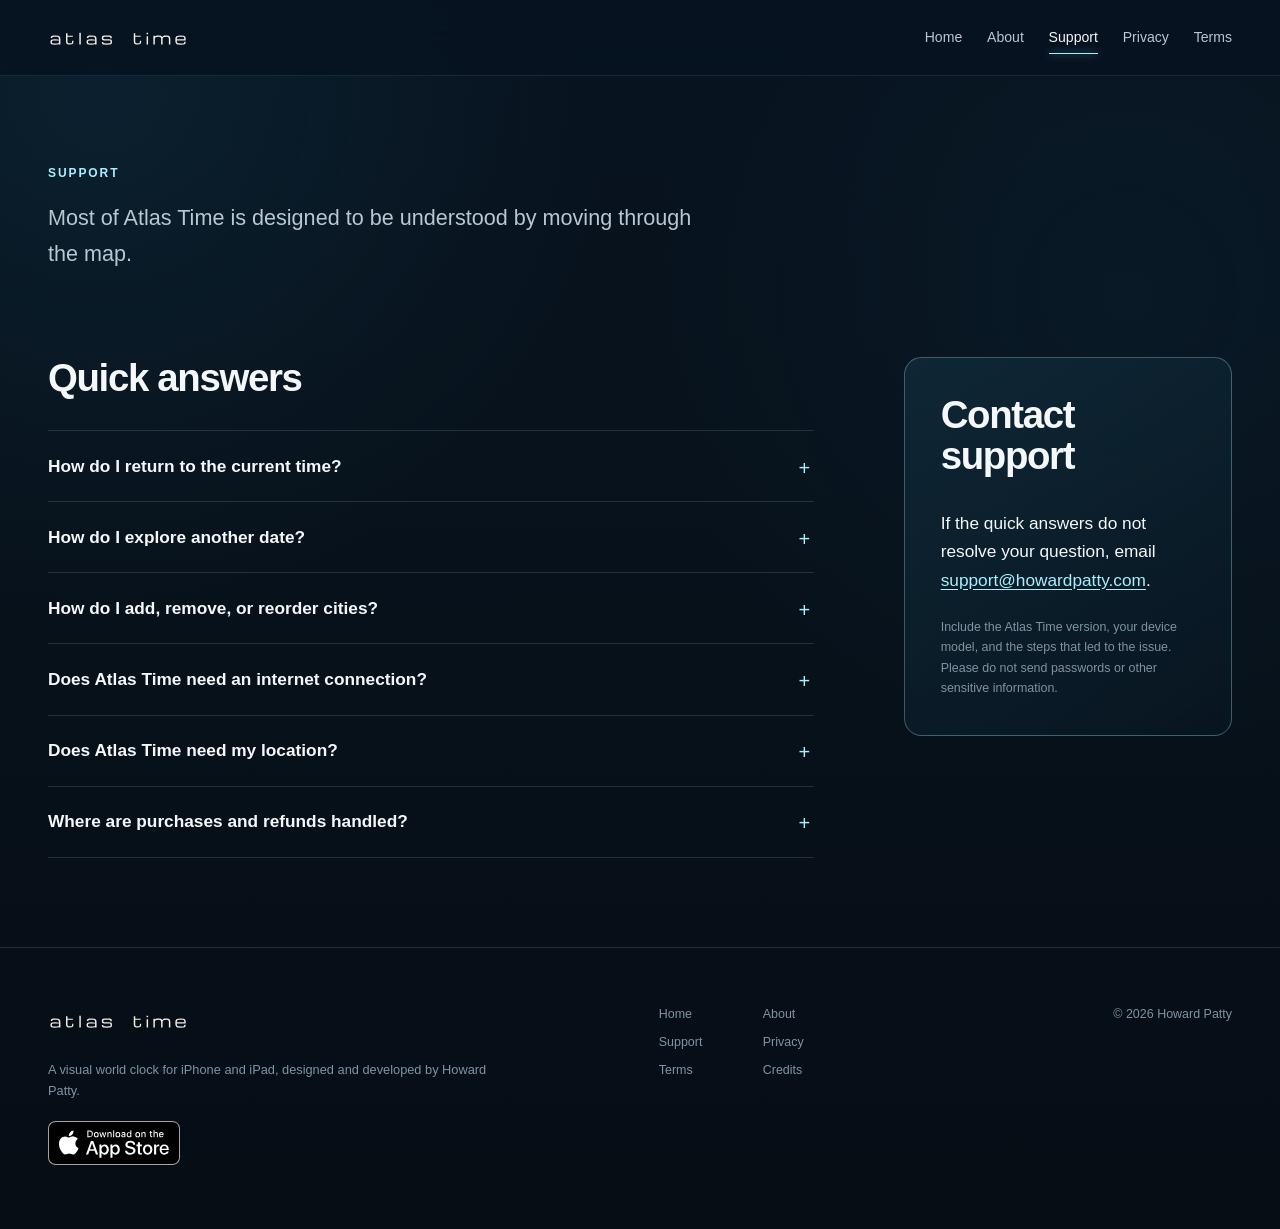
<file: support/index.html>
<!doctype html>
<html lang="en">
<head>
  <meta charset="utf-8">
  <meta name="viewport" content="width=device-width, initial-scale=1">
  <meta name="description" content="Help with Atlas Time, including time scrubbing, Live mode, city management, and contacting support.">
  <meta name="robots" content="index,follow">
  <meta name="theme-color" content="#07131f">
  <meta property="og:type" content="website">
  <meta property="og:site_name" content="Atlas Time">
  <meta property="og:title" content="Support — Atlas Time">
  <meta property="og:description" content="Help with Atlas Time, including time scrubbing, Live mode, city management, and contacting support.">
  <meta property="og:url" content="https://atlastime.howardpatty.com/support/">
  <link rel="canonical" href="https://atlastime.howardpatty.com/support/">
  <link rel="icon" href="/assets/favicon.svg" type="image/svg+xml">
  <link rel="stylesheet" href="/assets/styles.css">
  
  <title>Support — Atlas Time</title>
</head>
<body data-page="support">
  <a class="skip-link" href="#main-content">Skip to content</a>
  <header class="site-header">
    <div class="header-inner">
      <a class="brand" href="/" aria-label="Atlas Time home">
        <img class="header-logo" src="/assets/brand/AtlasTimeWordmark-Dark.svg" alt="">
      </a>
      <nav class="primary-nav" aria-label="Primary">
        <a href="/">Home</a>
<a href="/about/">About</a>
<a href="/support/" aria-current="page">Support</a>
<a href="/privacy/">Privacy</a>
<a href="/terms/">Terms</a>
      </nav>
    </div>
  </header>

  <main id="main-content">
    <header class="page-hero section-shell">
  <p class="eyebrow">Support</p>
  <p>Most of Atlas Time is designed to be understood by moving through the map.</p>
</header>

<section class="support-layout section-shell">
  <div class="support-main">
    <h2>Quick answers</h2>
    <div class="faq-list">
      <details><summary>How do I return to the current time?</summary><p>Tap Return to Live. The map, Reference Time, UTC, and every selected city return to now together.</p></details>
      <details><summary>How do I explore another date?</summary><p>Tap Reference Time at the top of the app, choose a date and time, then select View This Time.</p></details>
      <details><summary>How do I add, remove, or reorder cities?</summary><p>Use Add City to search the offline catalog. Swipe a city card left to delete it. To reorder, long-press until the card lifts and drag it to the highlighted insertion line.</p></details>
      <details><summary>Does Atlas Time need an internet connection?</summary><p>No. Core maps, time-zone calculations, city search, daylight, sunrise, and sunset behavior are bundled for offline use.</p></details>
      <details><summary>Does Atlas Time need my location?</summary><p>No. Atlas Time uses your device's configured time zone for Reference Time and lets you choose cities manually.</p></details>
      <details><summary>Where are purchases and refunds handled?</summary><p>Atlas Time is purchased through the App Store. Apple manages billing, purchase history, and refund requests.</p></details>
    </div>
  </div>
  <aside class="contact-card" aria-labelledby="contact-support-heading">
    <h2 id="contact-support-heading">Contact support</h2>
    <p>If the quick answers do not resolve your question, email <a href="mailto:support@howardpatty.com">support@howardpatty.com</a>.</p>
    <p class="fine-print">Include the Atlas Time version, your device model, and the steps that led to the issue. Please do not send passwords or other sensitive information.</p>
  </aside>
</section>

  </main>

  <footer class="site-footer">
    <div class="footer-inner">
  <div>
    <a class="footer-brand" href="/" aria-label="Atlas Time home">
      <picture>
        <source media="print" srcset="/assets/brand/AtlasTimeWordmark-Light.svg">
        <img src="/assets/brand/AtlasTimeWordmark-Dark.svg" alt="">
      </picture>
    </a>
    <p>A visual world clock for iPhone and iPad, designed and developed by Howard Patty.</p>

    <a class="app-store-link footer-app-store-link" href="https://apps.apple.com/us/app/atlas-time/id6796547372" aria-label="Download Atlas Time on the App Store">
      <img src="/assets/app-store/download-on-the-app-store.svg" alt="Download on the App Store">
    </a>
  </div>
  <nav aria-label="Sitemap">
    <a href="/">Home</a>
    <a href="/about/">About</a>
    <a href="/support/">Support</a>
    <a href="/privacy/">Privacy</a>
    <a href="/terms/">Terms</a>
    <a href="/credits/">Credits</a>
  </nav>
  <p class="copyright">© 2026 Howard Patty</p>
</div>
  </footer>
  
</body>
</html>
</file>
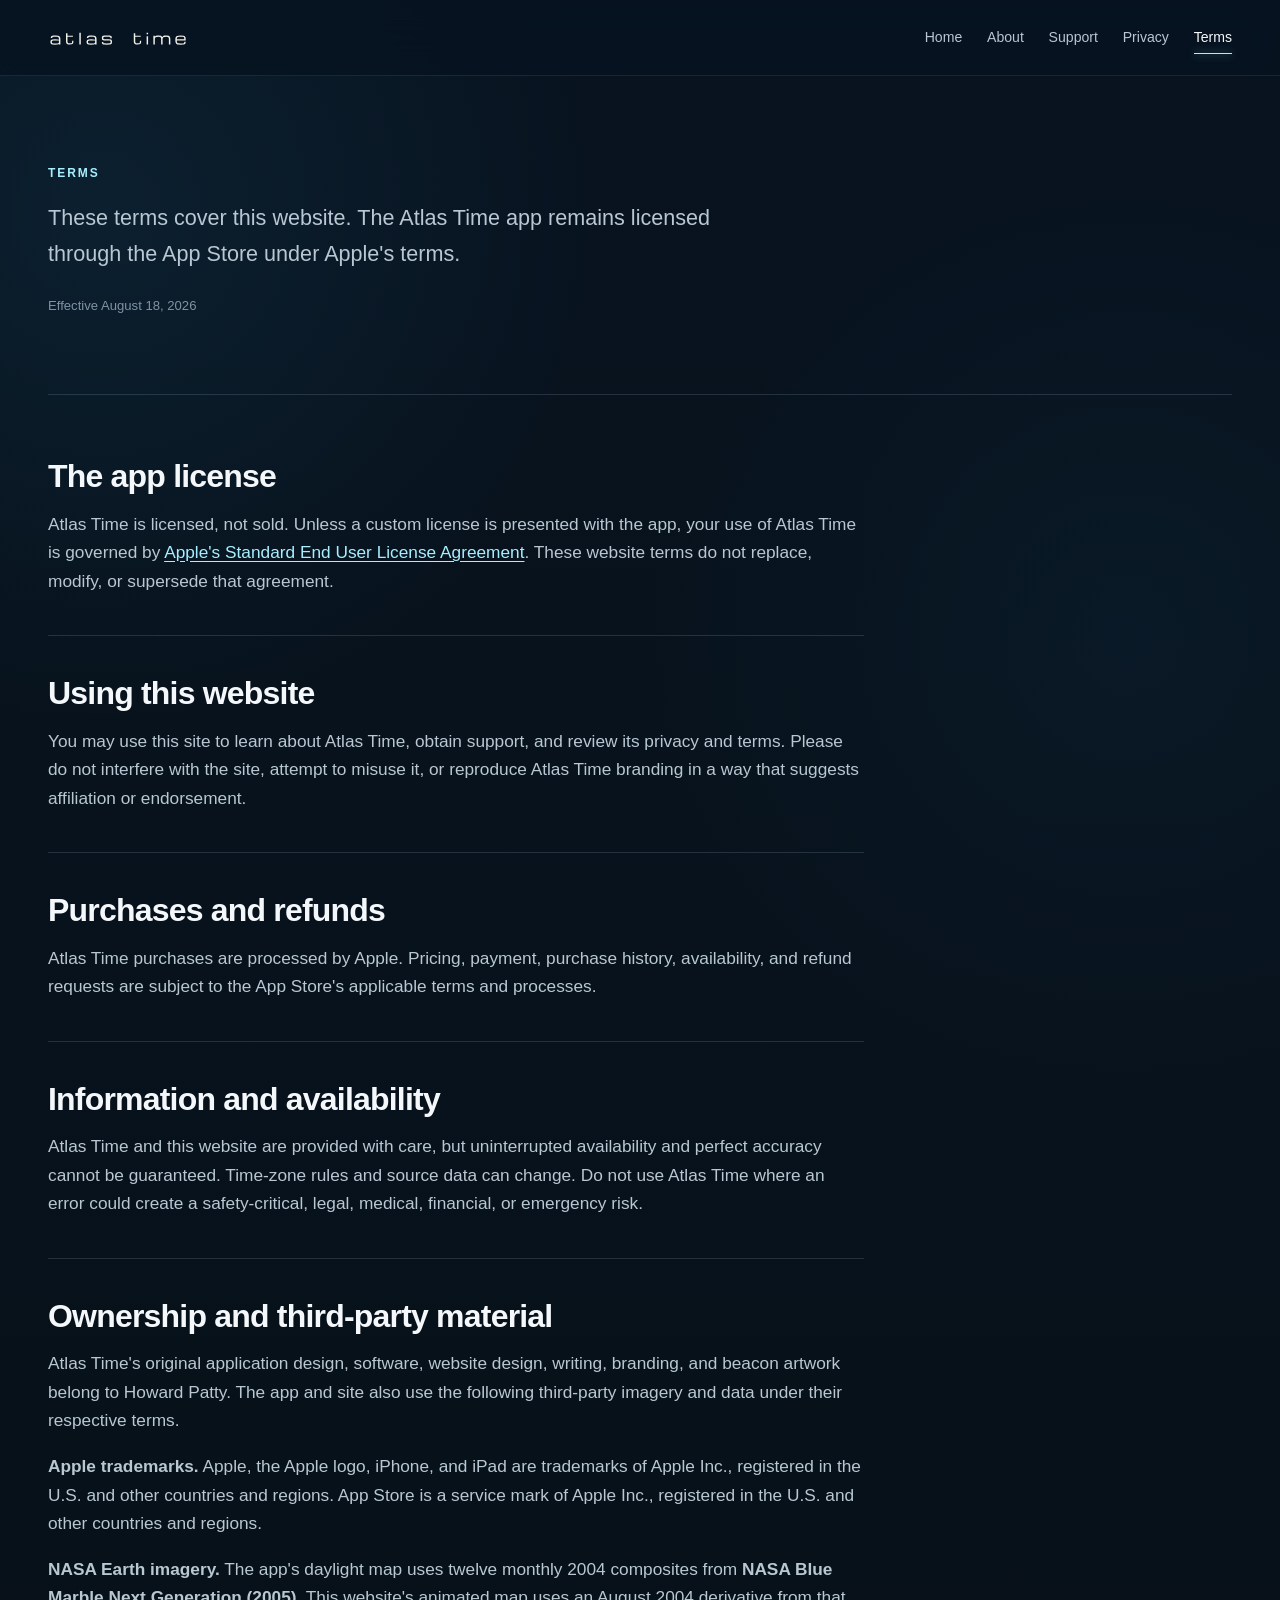
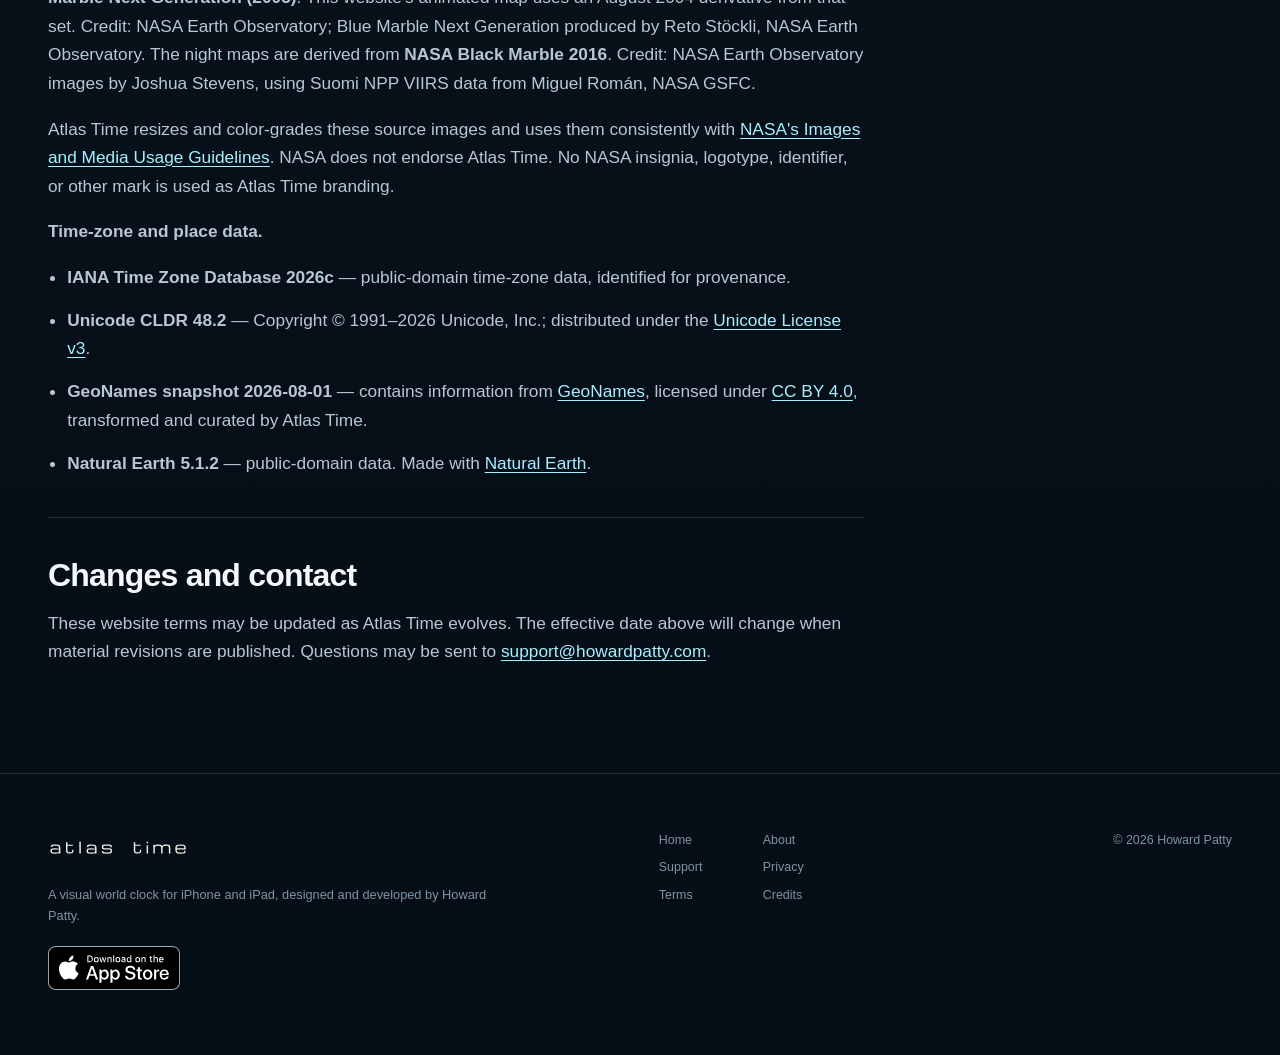
<file: terms/index.html>
<!doctype html>
<html lang="en">
<head>
  <meta charset="utf-8">
  <meta name="viewport" content="width=device-width, initial-scale=1">
  <meta name="description" content="Atlas Time website terms, Apple&#x27;s Standard EULA relationship, and third-party imagery and data notices.">
  <meta name="robots" content="index,follow">
  <meta name="theme-color" content="#07131f">
  <meta property="og:type" content="website">
  <meta property="og:site_name" content="Atlas Time">
  <meta property="og:title" content="Terms — Atlas Time">
  <meta property="og:description" content="Atlas Time website terms, Apple&#x27;s Standard EULA relationship, and third-party imagery and data notices.">
  <meta property="og:url" content="https://atlastime.howardpatty.com/terms/">
  <link rel="canonical" href="https://atlastime.howardpatty.com/terms/">
  <link rel="icon" href="/assets/favicon.svg" type="image/svg+xml">
  <link rel="stylesheet" href="/assets/styles.css">
  
  <title>Terms — Atlas Time</title>
</head>
<body data-page="terms">
  <a class="skip-link" href="#main-content">Skip to content</a>
  <header class="site-header">
    <div class="header-inner">
      <a class="brand" href="/" aria-label="Atlas Time home">
        <img class="header-logo" src="/assets/brand/AtlasTimeWordmark-Dark.svg" alt="">
      </a>
      <nav class="primary-nav" aria-label="Primary">
        <a href="/">Home</a>
<a href="/about/">About</a>
<a href="/support/">Support</a>
<a href="/privacy/">Privacy</a>
<a href="/terms/" aria-current="page">Terms</a>
      </nav>
    </div>
  </header>

  <main id="main-content">
    <header class="page-hero section-shell legal-hero">
  <p class="eyebrow">Terms</p>
  <p>These terms cover this website. The Atlas Time app remains licensed through the App Store under Apple's terms.</p>
  <p class="effective-date">Effective August 18, 2026</p>
</header>

<article class="legal-copy section-shell">
  <section><h2>The app license</h2><p>Atlas Time is licensed, not sold. Unless a custom license is presented with the app, your use of Atlas Time is governed by <a href="https://www.apple.com/legal/internet-services/itunes/dev/stdeula/">Apple's Standard End User License Agreement</a>. These website terms do not replace, modify, or supersede that agreement.</p></section>
  <section><h2>Using this website</h2><p>You may use this site to learn about Atlas Time, obtain support, and review its privacy and terms. Please do not interfere with the site, attempt to misuse it, or reproduce Atlas Time branding in a way that suggests affiliation or endorsement.</p></section>
  <section><h2>Purchases and refunds</h2><p>Atlas Time purchases are processed by Apple. Pricing, payment, purchase history, availability, and refund requests are subject to the App Store's applicable terms and processes.</p></section>
  <section><h2>Information and availability</h2><p>Atlas Time and this website are provided with care, but uninterrupted availability and perfect accuracy cannot be guaranteed. Time-zone rules and source data can change. Do not use Atlas Time where an error could create a safety-critical, legal, medical, financial, or emergency risk.</p></section>
  <section><h2>Ownership and third-party material</h2><p>Atlas Time's original application design, software, website design, writing, branding, and beacon artwork belong to Howard Patty. The app and site also use the following third-party imagery and data under their respective terms.</p><p><strong>Apple trademarks.</strong> Apple, the Apple logo, iPhone, and iPad are trademarks of Apple Inc., registered in the U.S. and other countries and regions. App Store is a service mark of Apple Inc., registered in the U.S. and other countries and regions.</p><p><strong>NASA Earth imagery.</strong> The app's daylight map uses twelve monthly 2004 composites from <strong>NASA Blue Marble Next Generation (2005)</strong>. This website's animated map uses an August 2004 derivative from that set. Credit: NASA Earth Observatory; Blue Marble Next Generation produced by Reto Stöckli, NASA Earth Observatory. The night maps are derived from <strong>NASA Black Marble 2016</strong>. Credit: NASA Earth Observatory images by Joshua Stevens, using Suomi NPP VIIRS data from Miguel Román, NASA GSFC.</p><p>Atlas Time resizes and color-grades these source images and uses them consistently with <a href="https://www.nasa.gov/nasa-brand-center/images-and-media/">NASA's Images and Media Usage Guidelines</a>. NASA does not endorse Atlas Time. No NASA insignia, logotype, identifier, or other mark is used as Atlas Time branding.</p><p><strong>Time-zone and place data.</strong></p><ul class="credit-list"><li><strong>IANA Time Zone Database 2026c</strong> — public-domain time-zone data, identified for provenance.</li><li><strong>Unicode CLDR 48.2</strong> — Copyright © 1991–2026 Unicode, Inc.; distributed under the <a href="https://www.unicode.org/license.txt">Unicode License v3</a>.</li><li><strong>GeoNames snapshot 2026-08-01</strong> — contains information from <a href="https://www.geonames.org/">GeoNames</a>, licensed under <a href="https://creativecommons.org/licenses/by/4.0/">CC BY 4.0</a>, transformed and curated by Atlas Time.</li><li><strong>Natural Earth 5.1.2</strong> — public-domain data. Made with <a href="https://www.naturalearthdata.com/">Natural Earth</a>.</li></ul></section>
  <section><h2>Changes and contact</h2><p>These website terms may be updated as Atlas Time evolves. The effective date above will change when material revisions are published. Questions may be sent to <a href="mailto:support@howardpatty.com">support@howardpatty.com</a>.</p></section>
</article>

  </main>

  <footer class="site-footer">
    <div class="footer-inner">
  <div>
    <a class="footer-brand" href="/" aria-label="Atlas Time home">
      <picture>
        <source media="print" srcset="/assets/brand/AtlasTimeWordmark-Light.svg">
        <img src="/assets/brand/AtlasTimeWordmark-Dark.svg" alt="">
      </picture>
    </a>
    <p>A visual world clock for iPhone and iPad, designed and developed by Howard Patty.</p>

    <a class="app-store-link footer-app-store-link" href="https://apps.apple.com/us/app/atlas-time/id6796547372" aria-label="Download Atlas Time on the App Store">
      <img src="/assets/app-store/download-on-the-app-store.svg" alt="Download on the App Store">
    </a>
  </div>
  <nav aria-label="Sitemap">
    <a href="/">Home</a>
    <a href="/about/">About</a>
    <a href="/support/">Support</a>
    <a href="/privacy/">Privacy</a>
    <a href="/terms/">Terms</a>
    <a href="/credits/">Credits</a>
  </nav>
  <p class="copyright">© 2026 Howard Patty</p>
</div>
  </footer>
  
</body>
</html>
</file>
<file: assets/styles.css>
:root {
  color-scheme: dark;
  --ink: #f4f8fb;
  --ink-soft: #b8c7d2;
  --ink-faint: #7e93a3;
  --surface: #07131f;
  --surface-raised: #0c1c29;
  --surface-soft: #102535;
  --line: rgba(177, 213, 232, 0.16);
  --line-strong: rgba(177, 226, 244, 0.32);
  --beacon: #a7efff;
  --beacon-bright: #e7fbff;
  --live: #86e3c4;
  --max-width: 74rem;
  --content-width: 51rem;
  --page-gutter: clamp(1.1rem, 3vw, 2rem);
  --section-space: clamp(3.75rem, 7vw, 6rem);
  --page-hero-top: clamp(3.5rem, 7vw, 5.5rem);
  --page-hero-bottom: clamp(2.75rem, 5vw, 4rem);
  --radius-large: clamp(1.25rem, 2.4vw, 2rem);
  --radius-medium: 1.1rem;
  font-family: ui-sans-serif, -apple-system, BlinkMacSystemFont, "SF Pro Display", "Segoe UI", sans-serif;
  font-synthesis: none;
  text-rendering: optimizeLegibility;
}

* {
  box-sizing: border-box;
}

html {
  background: var(--surface);
  scroll-behavior: smooth;
}

body {
  margin: 0;
  min-width: 20rem;
  color: var(--ink);
  background:
    radial-gradient(circle at 8% 8%, rgba(38, 111, 146, 0.14), transparent 32rem),
    radial-gradient(circle at 88% 24%, rgba(28, 82, 114, 0.11), transparent 30rem),
    linear-gradient(180deg, #07131f 0%, #07111a 58%, #050d15 100%);
  font-size: clamp(1rem, 0.96rem + 0.2vw, 1.08rem);
  line-height: 1.65;
}

body::before {
  position: fixed;
  inset: 0;
  z-index: -1;
  content: "";
  opacity: 0.22;
  pointer-events: none;
  background-image: radial-gradient(circle, rgba(219, 246, 255, 0.25) 0.7px, transparent 0.9px);
  background-size: 52px 52px;
  mask-image: linear-gradient(to bottom, black, transparent 62%);
}

a {
  color: var(--beacon);
  text-underline-offset: 0.18em;
}

a:hover {
  color: var(--beacon-bright);
}

button,
a,
summary {
  -webkit-tap-highlight-color: transparent;
}

:focus-visible {
  outline: 3px solid var(--beacon);
  outline-offset: 4px;
  border-radius: 0.25rem;
}

img,
canvas {
  display: block;
  max-width: 100%;
}

h1,
h2,
h3,
p {
  margin-top: 0;
}

h1,
h2,
h3 {
  line-height: 1.08;
  letter-spacing: -0.035em;
}

h1 {
  max-width: 15ch;
  margin-bottom: 1.35rem;
  font-size: clamp(3rem, 7vw, 6rem);
  font-weight: 620;
}

h2 {
  font-size: clamp(2rem, 4.5vw, 3.9rem);
  font-weight: 580;
}

h3 {
  font-size: clamp(1.15rem, 1rem + 0.7vw, 1.55rem);
  font-weight: 590;
}

.section-shell,
.header-inner,
.footer-inner {
  width: min(calc(100% - (2 * var(--page-gutter))), var(--max-width));
  margin-inline: auto;
}

.skip-link {
  position: fixed;
  top: 0.75rem;
  left: 0.75rem;
  z-index: 100;
  padding: 0.65rem 0.85rem;
  color: #06131d;
  background: var(--beacon-bright);
  border-radius: 0.5rem;
  transform: translateY(-180%);
  transition: transform 160ms ease;
}

.skip-link:focus {
  transform: translateY(0);
}

.site-header {
  position: sticky;
  top: 0;
  z-index: 50;
  background: rgba(7, 19, 31, 0.78);
  border-bottom: 1px solid rgba(177, 213, 232, 0.1);
  backdrop-filter: blur(18px) saturate(1.2);
}

.header-inner {
  min-height: 4.7rem;
  display: flex;
  align-items: center;
  justify-content: space-between;
  gap: 1rem;
}

.brand {
  display: block;
  flex: 0 0 auto;
  padding: 0.7rem;
  margin-left: -0.7rem;
  text-decoration: none;
}

.footer-brand picture,
.hero-logo {
  display: block;
}

.header-logo {
  width: 8.75rem;
  height: auto;
}

.footer-brand {
  display: inline-block;
  padding: 0.7rem;
  margin: -0.7rem;
  text-decoration: none;
}

.footer-brand img {
  width: 8.75rem;
  height: auto;
}

.primary-nav {
  display: flex;
  align-items: center;
  gap: clamp(0.75rem, 2vw, 1.55rem);
}

.primary-nav a {
  position: relative;
  padding: 0.65rem 0;
  color: var(--ink-soft);
  font-size: 0.88rem;
  text-decoration: none;
}

.primary-nav a:hover,
.primary-nav a[aria-current="page"] {
  color: var(--ink);
}

.primary-nav a[aria-current="page"]::after {
  position: absolute;
  right: 0;
  bottom: 0.35rem;
  left: 0;
  height: 1px;
  content: "";
  background: var(--beacon);
  box-shadow: 0 0 8px rgba(167, 239, 255, 0.7);
}

.eyebrow {
  margin-bottom: 1rem;
  color: var(--beacon);
  font-size: 0.75rem;
  font-weight: 680;
  letter-spacing: 0.16em;
  text-transform: uppercase;
}

.hero {
  padding-top: clamp(2.75rem, 5vw, 4rem);
  padding-bottom: var(--section-space);
}

.hero-copy {
  margin-bottom: clamp(2rem, 3.5vw, 2.75rem);
}

.hero-logo {
  width: min(100%, 68rem);
  margin: 0 auto clamp(1rem, 2.5vw, 1.6rem);
}

.hero-logo img {
  width: 100%;
  height: auto;
}

.hero-pitch {
  display: grid;
  gap: 0.85rem;
  justify-items: start;
}

.hero-actions {
  display: flex;
  align-items: center;
  flex-wrap: wrap;
  gap: 1.25rem;
  margin: 0;
}

.app-store-link {
  display: inline-block;
  line-height: 0;
  text-decoration: none;
}

.app-store-link img {
  width: auto;
  height: 3rem;
}

.footer-app-store-link {
  margin-top: 1.25rem;
}

.footer-app-store-link img {
  height: 2.75rem;
}

.about-app-store-link {
  flex: 0 0 auto;
}

.about-app-store-link img {
  height: 3rem;
}

.button {
  min-height: 2.9rem;
  display: inline-flex;
  align-items: center;
  justify-content: center;
  padding: 0.72rem 1.1rem;
  border: 1px solid var(--line-strong);
  border-radius: 999px;
  font-size: 0.88rem;
  font-weight: 650;
  line-height: 1.2;
  text-decoration: none;
}

.button-primary {
  color: #06141e;
  background: var(--beacon-bright);
  border-color: var(--beacon-bright);
  box-shadow: 0 8px 30px rgba(120, 219, 241, 0.14);
}

.button-primary:hover {
  color: #06141e;
  background: #ffffff;
}

.button-secondary {
  color: var(--ink);
  background: rgba(255, 255, 255, 0.035);
}

.button-secondary:hover {
  background: rgba(167, 239, 255, 0.09);
}

.text-link {
  font-size: 0.92rem;
  font-weight: 620;
  text-decoration: none;
}

.promise-list {
  display: flex;
  flex-wrap: wrap;
  gap: 0.2rem 0;
  margin: 0;
  padding: 0;
  color: var(--ink-faint);
  font-size: 0.76rem;
  letter-spacing: 0.035em;
  list-style: none;
}

.promise-list li {
  white-space: nowrap;
}

.promise-list li + li::before {
  margin: 0 0.9rem;
  content: "·";
  color: rgba(167, 239, 255, 0.45);
}

.map-feature {
  position: relative;
  padding: clamp(0.75rem, 1.5vw, 1.1rem);
  overflow: hidden;
  background: linear-gradient(145deg, rgba(21, 47, 66, 0.78), rgba(8, 20, 31, 0.94));
  border: 1px solid var(--line);
  border-radius: var(--radius-large);
  box-shadow: 0 40px 100px rgba(0, 0, 0, 0.36), inset 0 1px rgba(255, 255, 255, 0.03);
}

.map-feature::before {
  position: absolute;
  inset: -30% 40% 40% -10%;
  content: "";
  pointer-events: none;
  background: radial-gradient(circle, rgba(122, 219, 242, 0.12), transparent 65%);
}

.map-heading {
  position: relative;
  z-index: 2;
  display: flex;
  align-items: center;
  justify-content: space-between;
  gap: 1rem;
  padding: 0.4rem 0.4rem 0.85rem;
}

.map-heading p {
  margin: 0.25rem 0 0;
  color: var(--ink-faint);
  font-size: 0.76rem;
}

.live-indicator {
  display: inline-flex;
  align-items: center;
  gap: 0.48rem;
  color: var(--ink);
  font-size: 0.78rem;
  font-weight: 650;
  letter-spacing: 0.04em;
  text-transform: uppercase;
}

.live-indicator span {
  width: 0.45rem;
  height: 0.45rem;
  background: var(--live);
  border-radius: 50%;
  box-shadow: 0 0 12px rgba(134, 227, 196, 0.85);
  animation: live-pulse 2.6s ease-in-out infinite;
}

.map-reference {
  color: var(--ink-soft);
  font-variant-numeric: tabular-nums;
  font-size: 0.84rem;
  letter-spacing: 0.04em;
}

.earth-frame {
  position: relative;
  aspect-ratio: 2 / 1;
  overflow: hidden;
  background: #06101a;
  border: 1px solid rgba(191, 226, 240, 0.18);
  border-radius: clamp(0.8rem, 1.6vw, 1.35rem);
  box-shadow: inset 0 0 40px rgba(0, 0, 0, 0.35);
  isolation: isolate;
}

.map-fallback,
.earth-canvas,
.map-vignette {
  position: absolute;
  inset: 0;
  width: 100%;
  height: 100%;
}

.map-fallback {
  object-fit: fill;
}

.map-fallback-night {
  opacity: 0.9;
  mask-image: linear-gradient(105deg, black 0%, rgba(0, 0, 0, 0.92) 28%, transparent 55%);
}

.earth-canvas {
  z-index: 1;
  opacity: 0;
  transition: opacity 500ms ease;
}

.map-feature.is-ready .earth-canvas {
  opacity: 1;
}

.map-vignette {
  z-index: 2;
  pointer-events: none;
  background:
    linear-gradient(180deg, rgba(0, 0, 0, 0.2), transparent 22%, transparent 72%, rgba(0, 0, 0, 0.24)),
    linear-gradient(90deg, rgba(2, 9, 15, 0.18), transparent 8%, transparent 92%, rgba(2, 9, 15, 0.18));
  box-shadow: inset 0 0 34px rgba(0, 0, 0, 0.26);
}

.beacon {
  position: absolute;
  top: var(--y);
  left: var(--x);
  z-index: 4;
  display: flex;
  align-items: center;
  gap: 0.45rem;
  transform: translate(-50%, -50%);
  pointer-events: none;
}

.beacon-ring {
  position: relative;
  width: clamp(0.72rem, 1.5vw, 1.05rem);
  height: clamp(0.72rem, 1.5vw, 1.05rem);
  display: grid;
  flex: 0 0 auto;
  place-items: center;
  border: 1px solid rgba(206, 247, 255, 0.92);
  border-radius: 50%;
  box-shadow: 0 0 14px rgba(167, 239, 255, 0.5);
}

.beacon-ring::before {
  position: absolute;
  inset: -55%;
  content: "";
  border: 1px solid rgba(167, 239, 255, 0.25);
  border-radius: 50%;
  animation: beacon-breathe 3.4s ease-in-out infinite;
}

.beacon-ring span {
  width: 0.23rem;
  height: 0.23rem;
  background: var(--beacon-bright);
  border-radius: 50%;
  box-shadow: 0 0 10px #d9f9ff;
}

.beacon-label {
  padding: 0.12rem 0.35rem;
  color: #f4fdff;
  background: rgba(4, 14, 22, 0.7);
  border-radius: 0.28rem;
  font-size: clamp(0.5rem, 1.15vw, 0.76rem);
  font-weight: 610;
  letter-spacing: 0.01em;
  line-height: 1.25;
  text-shadow: 0 1px 4px rgba(0, 0, 0, 0.9);
  white-space: nowrap;
}

.city-strip {
  position: relative;
  z-index: 2;
  display: grid;
  grid-template-columns: repeat(3, 1fr);
  gap: 0.7rem;
  padding-top: 0.8rem;
}

.city-readout {
  min-width: 0;
  padding: 0.85rem 0.9rem;
  background: rgba(5, 15, 24, 0.54);
  border: 1px solid rgba(180, 218, 234, 0.11);
  border-radius: 0.85rem;
}

.city-readout-focused {
  background: rgba(14, 39, 53, 0.72);
  border-color: rgba(167, 239, 255, 0.32);
  box-shadow: inset 0 1px rgba(255, 255, 255, 0.02), 0 0 22px rgba(105, 204, 230, 0.05);
}

.city-readout > div {
  display: flex;
  align-items: center;
  gap: 0.45rem;
}

.city-beacon-dot {
  width: 0.42rem;
  height: 0.42rem;
  flex: 0 0 auto;
  background: var(--beacon-bright);
  border-radius: 50%;
  box-shadow: 0 0 8px var(--beacon);
}

.city-readout h2 {
  margin: 0;
  overflow: hidden;
  font-size: clamp(0.74rem, 1.2vw, 0.93rem);
  font-weight: 570;
  letter-spacing: 0;
  text-overflow: ellipsis;
  white-space: nowrap;
}

.city-readout time {
  display: block;
  margin-top: 0.35rem;
  font-size: clamp(1.05rem, 2.25vw, 1.6rem);
  font-variant-numeric: tabular-nums;
  font-weight: 560;
  letter-spacing: -0.02em;
  line-height: 1.2;
}

.city-readout p {
  margin: 0.25rem 0 0;
  overflow: hidden;
  color: var(--ink-faint);
  font-size: 0.67rem;
  text-overflow: ellipsis;
  white-space: nowrap;
}

.story-section,
.tips-section,
.inside-section,
.civil-time-section,
.catalog-section,
.solar-method-section,
.imagery-section,
.download-section {
  padding-block: var(--section-space);
  border-top: 1px solid var(--line);
}

.section-intro {
  max-width: 48rem;
  margin-bottom: clamp(2rem, 4vw, 3rem);
}

.section-intro h2 {
  margin-bottom: 1.2rem;
}

.section-intro > p:last-child {
  max-width: 42rem;
  color: var(--ink-soft);
  font-size: 1.1rem;
}

.inside-section .section-intro {
  margin-bottom: 0;
}

.civil-time-grid,
.catalog-grid {
  display: grid;
  grid-template-columns: minmax(0, 1fr) minmax(18rem, 0.86fr);
  gap: clamp(2rem, 6vw, 5rem);
  align-items: start;
}

.civil-time-section code {
  color: var(--ink);
  font-family: ui-monospace, SFMono-Regular, Menlo, Monaco, Consolas, monospace;
  font-size: 0.86em;
}

.civil-time-notes,
.catalog-notes {
  border-top: 1px solid var(--line-strong);
}

.civil-time-notes section,
.catalog-notes section {
  padding-block: 1.35rem;
  border-bottom: 1px solid var(--line);
}

.civil-time-notes h3,
.catalog-notes h3 {
  margin-bottom: 0.7rem;
  color: var(--ink);
  font-size: clamp(1.15rem, 1rem + 0.5vw, 1.45rem);
}

.civil-time-notes p,
.catalog-notes p {
  margin: 0;
  color: var(--ink-soft);
  font-size: 0.94rem;
}

.civil-time-notes p + p {
  margin-top: 1rem;
}

.solar-method-grid {
  display: grid;
  grid-template-columns: minmax(0, 1.05fr) minmax(18rem, 0.95fr);
  gap: clamp(2rem, 6vw, 5rem);
  align-items: start;
}

.method-copy {
  max-width: 44rem;
  color: var(--ink-soft);
  font-size: clamp(1rem, 0.95rem + 0.25vw, 1.1rem);
}

.method-copy p {
  margin: 0;
}

.method-copy p + p {
  margin-top: 1.25rem;
}

.equation-panel {
  padding: clamp(1.4rem, 3vw, 2.25rem);
  margin: 0;
  background: linear-gradient(145deg, rgba(16, 39, 54, 0.72), rgba(8, 21, 32, 0.9));
  border: 1px solid rgba(217, 154, 38, 0.46);
  border-radius: var(--radius-medium);
}

.equation-panel figcaption {
  color: var(--ink-soft);
  font-size: 0.92rem;
}

.equation-panel figcaption h3,
.solar-explanation-grid h3,
.source-note h3 {
  margin: 0 0 0.7rem;
  color: var(--ink);
  font-size: clamp(1.08rem, 1rem + 0.35vw, 1.3rem);
}

.equation-panel figcaption p {
  margin: 0;
}

.solar-equation {
  display: grid;
  grid-template-columns: max-content minmax(0, 1fr);
  gap: 0.2rem 0.55ch;
  margin: clamp(1.5rem, 4vw, 2.5rem) 0;
  color: var(--ink);
  font-family: ui-monospace, SFMono-Regular, Menlo, Monaco, Consolas, monospace;
  font-size: clamp(1rem, 1rem + 0.65vw, 1.55rem);
  line-height: 1.7;
  letter-spacing: -0.04em;
}

.equation-left {
  grid-column: 1;
}

.equation-right,
.equation-continuation {
  grid-column: 2;
  white-space: nowrap;
}

.equation-continuation {
  padding-left: 1ch;
}

.solar-equation var,
.equation-key var {
  color: var(--beacon);
  font-style: normal;
}

.equation-key {
  display: grid;
  grid-template-columns: repeat(2, minmax(0, 1fr));
  gap: 0.9rem 1.4rem;
  margin: 0;
}

.equation-key div {
  display: grid;
  grid-template-columns: 5.25rem minmax(0, 1fr);
  gap: 0.6rem;
  align-items: center;
}

.equation-key dt {
  color: var(--beacon);
  font-weight: 650;
  white-space: nowrap;
}

.equation-key dd {
  margin: 0;
  color: var(--ink-faint);
  font-size: 0.82rem;
}

.equation-key--expanded {
  grid-template-columns: 1fr;
  gap: 1rem;
}

.equation-key--expanded div {
  grid-template-columns: 5.25rem minmax(0, 1fr);
  align-items: start;
}

.solar-explanation-grid {
  display: grid;
  grid-template-columns: repeat(2, minmax(0, 1fr));
  gap: clamp(2rem, 6vw, 5rem);
  margin-top: clamp(2rem, 5vw, 3.5rem);
}

.solar-explanation-grid section {
  padding-block: 1.35rem;
  border-block: 1px solid var(--line);
}

.solar-explanation-grid p,
.solar-result-list dd {
  margin: 0;
  color: var(--ink-soft);
  font-size: 0.94rem;
}

.solar-result-list {
  display: grid;
  gap: 0.9rem;
  margin: 0;
}

.solar-result-list div {
  display: grid;
  grid-template-columns: 4.5rem minmax(0, 1fr);
  gap: 0.75rem;
}

.solar-result-list dt {
  color: var(--beacon);
  font-weight: 650;
  white-space: nowrap;
}

.solar-result-list dd {
  margin: 0;
}

.method-detail {
  max-width: 50rem;
  margin: clamp(2rem, 5vw, 3.5rem) 0 0;
  color: var(--ink-soft);
}

.method-detail p {
  margin: 0;
}

.method-detail p + p {
  margin-top: 1rem;
}

.source-note {
  max-width: 56rem;
  padding: 1rem 0 1rem 1.25rem;
  margin-top: clamp(2rem, 4vw, 3rem);
  color: var(--ink-faint);
  border-left: 2px solid var(--beacon);
  font-size: 0.86rem;
}

.source-note p {
  margin: 0;
}

.tips-eyebrow {
  margin-bottom: clamp(2rem, 4vw, 3rem);
}

.feature-grid,
.tips-grid {
  display: grid;
  grid-template-columns: repeat(3, 1fr);
  gap: 1rem;
}

.feature-card,
.tip-card {
  padding: clamp(1.35rem, 2.6vw, 2rem);
  background: linear-gradient(145deg, rgba(16, 39, 54, 0.65), rgba(8, 21, 32, 0.82));
  border: 1px solid var(--line);
  border-radius: var(--radius-medium);
}

.feature-number {
  display: block;
  margin-bottom: 2.6rem;
  color: var(--beacon);
  font-size: 0.72rem;
  font-variant-numeric: tabular-nums;
  letter-spacing: 0.12em;
}

.tip-icon {
  width: 2.1rem;
  height: 2.1rem;
  margin-bottom: 1.8rem;
}

.feature-card h3,
.tip-card h3 {
  margin-bottom: 0.8rem;
}

.feature-card p,
.tip-card p {
  margin: 0;
  color: var(--ink-soft);
  font-size: 0.94rem;
}

.imagery-copy {
  max-width: 48rem;
  color: var(--ink-soft);
  font-size: clamp(1rem, 0.95rem + 0.25vw, 1.1rem);
}

.imagery-copy p {
  margin: 0;
}

.imagery-copy p + p {
  margin-top: 1.25rem;
}

.imagery-disclaimer {
  color: var(--ink-faint);
  font-size: 0.9rem;
}

.download-cta {
  display: flex;
  align-items: center;
  justify-content: space-between;
  gap: clamp(1.5rem, 5vw, 4rem);
  padding: clamp(1.5rem, 4vw, 2.75rem);
  background: linear-gradient(145deg, rgba(16, 39, 54, 0.72), rgba(8, 21, 32, 0.9));
  border: 1px solid var(--line-strong);
  border-radius: var(--radius-medium);
}

.download-cta h2 {
  margin-bottom: 0.75rem;
  font-size: clamp(1.7rem, 3vw, 2.6rem);
}

.download-cta p:last-child {
  margin-bottom: 0;
  color: var(--ink-soft);
}

.page-hero {
  padding-top: var(--page-hero-top);
  padding-bottom: var(--page-hero-bottom);
}

.page-hero h1 {
  font-size: clamp(3rem, 7vw, 6rem);
}

.page-hero h1.page-eyebrow-heading {
  max-width: none;
  font-size: 0.75rem;
  white-space: nowrap;
}

.page-hero > p:not(.eyebrow, .effective-date) {
  max-width: 42rem;
  color: var(--ink-soft);
  font-size: clamp(1.08rem, 1rem + 0.5vw, 1.35rem);
}

.effective-date {
  margin-top: 1.5rem;
  color: var(--ink-faint);
  font-size: 0.82rem;
}

.prose-section {
  padding-block: clamp(3rem, 7vw, 6rem);
  border-top: 1px solid var(--line);
}

.prose-section h2 {
  max-width: 14ch;
}

.prose-section p {
  max-width: 44rem;
  color: var(--ink-soft);
}

.split-story {
  display: grid;
  grid-template-columns: minmax(0, 1.25fr) minmax(16rem, 0.75fr);
  gap: clamp(2rem, 8vw, 7rem);
}

.pull-quote {
  align-self: center;
  padding: clamp(1.5rem, 3vw, 2.5rem);
  background: rgba(13, 36, 50, 0.62);
  border: 1px solid var(--line);
  border-radius: var(--radius-medium);
}

.pull-quote p {
  margin-bottom: 0.8rem;
  color: var(--ink);
  font-size: clamp(1.7rem, 4vw, 2.8rem);
  line-height: 1.15;
  letter-spacing: -0.04em;
}

.pull-quote span {
  color: var(--ink-faint);
  font-size: 0.75rem;
}

.tips-grid {
  grid-template-columns: repeat(2, 1fr);
}

.support-layout {
  display: grid;
  grid-template-columns: minmax(0, 1.4fr) minmax(17rem, 0.6fr);
  gap: clamp(2rem, 7vw, 6rem);
  align-items: start;
  padding-bottom: var(--section-space);
}

.support-layout-single {
  grid-template-columns: minmax(0, 51rem);
}

.support-main > h2,
.contact-card h2 {
  font-size: clamp(1.7rem, 3vw, 2.5rem);
}

.faq-list {
  border-top: 1px solid var(--line);
}

.faq-list details {
  border-bottom: 1px solid var(--line);
}

.faq-list summary {
  position: relative;
  padding: 1.3rem 2.25rem 1.3rem 0;
  font-weight: 590;
  cursor: pointer;
  list-style: none;
}

.faq-list summary::-webkit-details-marker {
  display: none;
}

.faq-list summary::after {
  position: absolute;
  top: 1.3rem;
  right: 0.25rem;
  content: "+";
  color: var(--beacon);
  font-size: 1.25rem;
  font-weight: 350;
}

.faq-list details[open] summary::after {
  content: "−";
}

.faq-list details p {
  max-width: 42rem;
  padding: 0 2rem 1.3rem 0;
  color: var(--ink-soft);
}

.contact-card {
  position: sticky;
  top: 6.5rem;
  padding: clamp(1.5rem, 3vw, 2.25rem);
  background: linear-gradient(145deg, rgba(18, 46, 62, 0.7), rgba(8, 22, 33, 0.85));
  border: 1px solid var(--line-strong);
  border-radius: var(--radius-medium);
}

.fine-print {
  margin: 1.4rem 0 0;
  color: var(--ink-faint);
  font-size: 0.78rem;
}

.legal-hero {
  border-bottom: 1px solid var(--line);
}

.legal-copy {
  max-width: var(--max-width);
  padding-top: clamp(2.75rem, 5vw, 4rem);
  padding-bottom: var(--section-space);
}

.legal-copy > section {
  max-width: var(--content-width);
}

.legal-copy section + section {
  margin-top: clamp(2rem, 4vw, 2.5rem);
  padding-top: clamp(2rem, 4vw, 2.5rem);
  border-top: 1px solid var(--line);
}

.legal-copy h2 {
  margin-bottom: 1rem;
  font-size: clamp(1.45rem, 2.5vw, 2rem);
  letter-spacing: -0.025em;
}

.legal-copy p,
.credit-list {
  color: var(--ink-soft);
}

.credit-list {
  padding-left: 1.2rem;
}

.credit-list li + li {
  margin-top: 0.9rem;
}

.not-found {
  min-height: 66vh;
  display: flex;
  flex-direction: column;
  align-items: flex-start;
  justify-content: center;
  padding-block: 5rem;
}

.not-found h1 {
  font-size: clamp(2.8rem, 7vw, 5.8rem);
}

.not-found > p:not(.eyebrow) {
  margin-bottom: 2rem;
  color: var(--ink-soft);
}

.lost-beacon {
  width: 3rem;
  height: 3rem;
  display: grid;
  place-items: center;
  margin-bottom: 2rem;
  border: 1px solid var(--beacon);
  border-radius: 50%;
  box-shadow: 0 0 30px rgba(167, 239, 255, 0.16);
}

.lost-beacon span {
  width: 0.4rem;
  height: 0.4rem;
  background: var(--beacon-bright);
  border-radius: 50%;
  box-shadow: 0 0 12px var(--beacon);
}

.site-footer {
  border-top: 1px solid var(--line);
}

.footer-inner {
  display: grid;
  grid-template-columns: 1.4fr 1fr auto;
  gap: clamp(2rem, 5vw, 5rem);
  align-items: start;
  padding-block: clamp(2.75rem, 5vw, 3.5rem);
}

.footer-inner > div p {
  max-width: 28rem;
  margin: 0.8rem 0 0;
  color: var(--ink-faint);
  font-size: 0.8rem;
}

.footer-inner nav {
  display: grid;
  grid-template-columns: repeat(2, minmax(5rem, max-content));
  gap: 0.45rem 1.5rem;
}

.footer-inner nav a,
.copyright {
  color: var(--ink-faint);
  font-size: 0.78rem;
  text-decoration: none;
}

.copyright {
  margin: 0;
  white-space: nowrap;
}

@keyframes live-pulse {
  0%, 100% { opacity: 0.62; transform: scale(0.86); }
  50% { opacity: 1; transform: scale(1); }
}

@keyframes beacon-breathe {
  0%, 100% { opacity: 0.28; transform: scale(0.88); }
  50% { opacity: 0.7; transform: scale(1.12); }
}

@media (max-width: 54rem) {
  .header-logo {
    width: 8.25rem;
  }

  .hero-copy {
    display: block;
  }

  .feature-grid {
    grid-template-columns: 1fr;
  }

  .civil-time-grid,
  .catalog-grid,
  .solar-method-grid {
    grid-template-columns: 1fr;
  }

  .feature-number {
    margin-bottom: 1.5rem;
  }

  .split-story,
  .support-layout {
    grid-template-columns: 1fr;
  }

  .contact-card {
    position: static;
  }

  .footer-inner {
    grid-template-columns: 1fr 1fr;
  }

  .copyright {
    grid-column: 1 / -1;
  }
}

@media (max-width: 42rem) {
  .site-header {
    position: relative;
  }

  .header-inner {
    align-items: flex-start;
    flex-direction: column;
    gap: 0.35rem;
    padding-block: 0.95rem;
  }

  .brand {
    padding: 0.7rem;
    margin: -0.7rem;
  }

  .primary-nav {
    width: 100%;
    padding-bottom: 0.1rem;
    overflow-x: auto;
    scrollbar-width: none;
  }

  .primary-nav::-webkit-scrollbar {
    display: none;
  }

  .hero {
    padding-top: 3.6rem;
  }

  .map-heading p {
    display: none;
  }

  .map-reference {
    font-size: 0.7rem;
  }

  .city-strip {
    display: flex;
    padding-bottom: 0.1rem;
    overflow-x: auto;
    scroll-snap-type: x proximity;
  }

  .city-readout {
    min-width: 9.5rem;
    flex: 1 0 9.5rem;
    scroll-snap-align: start;
  }

  .beacon-label {
    font-size: 0.47rem;
  }

  .tips-grid {
    grid-template-columns: 1fr;
  }

  .download-cta {
    align-items: flex-start;
    flex-direction: column;
  }

  .equation-key {
    grid-template-columns: 1fr;
  }

  .solar-explanation-grid {
    grid-template-columns: 1fr;
    gap: 0;
  }

  .footer-inner {
    grid-template-columns: 1fr;
  }

  .copyright {
    grid-column: auto;
  }
}

@media (max-width: 28rem) {
  .equation-panel {
    padding-inline: 1rem;
  }

  .solar-equation {
    font-size: clamp(0.7rem, 3.4vw, 0.9rem);
    letter-spacing: -0.055em;
  }

  .beacon-label {
    display: none;
  }

  .beacon-ring {
    width: 0.72rem;
    height: 0.72rem;
  }

  .map-feature {
    padding: 0.6rem;
  }
}

@media (prefers-reduced-motion: reduce) {
  html {
    scroll-behavior: auto;
  }

  *,
  *::before,
  *::after {
    scroll-behavior: auto !important;
    animation-duration: 0.001ms !important;
    animation-iteration-count: 1 !important;
    transition-duration: 0.001ms !important;
  }

  .live-indicator::after {
    margin-left: 0.25rem;
    content: "· Still frame";
    color: var(--ink-faint);
    font-weight: 500;
    letter-spacing: 0;
    text-transform: none;
  }
}

@media print {
  .site-header,
  .site-footer,
  .hero-actions {
    display: none;
  }

  body {
    color: #111;
    background: #fff;
  }

  .legal-copy p,
  .credit-list,
  .page-hero > p:not(.eyebrow, .effective-date) {
    color: #333;
  }
}
</file>
